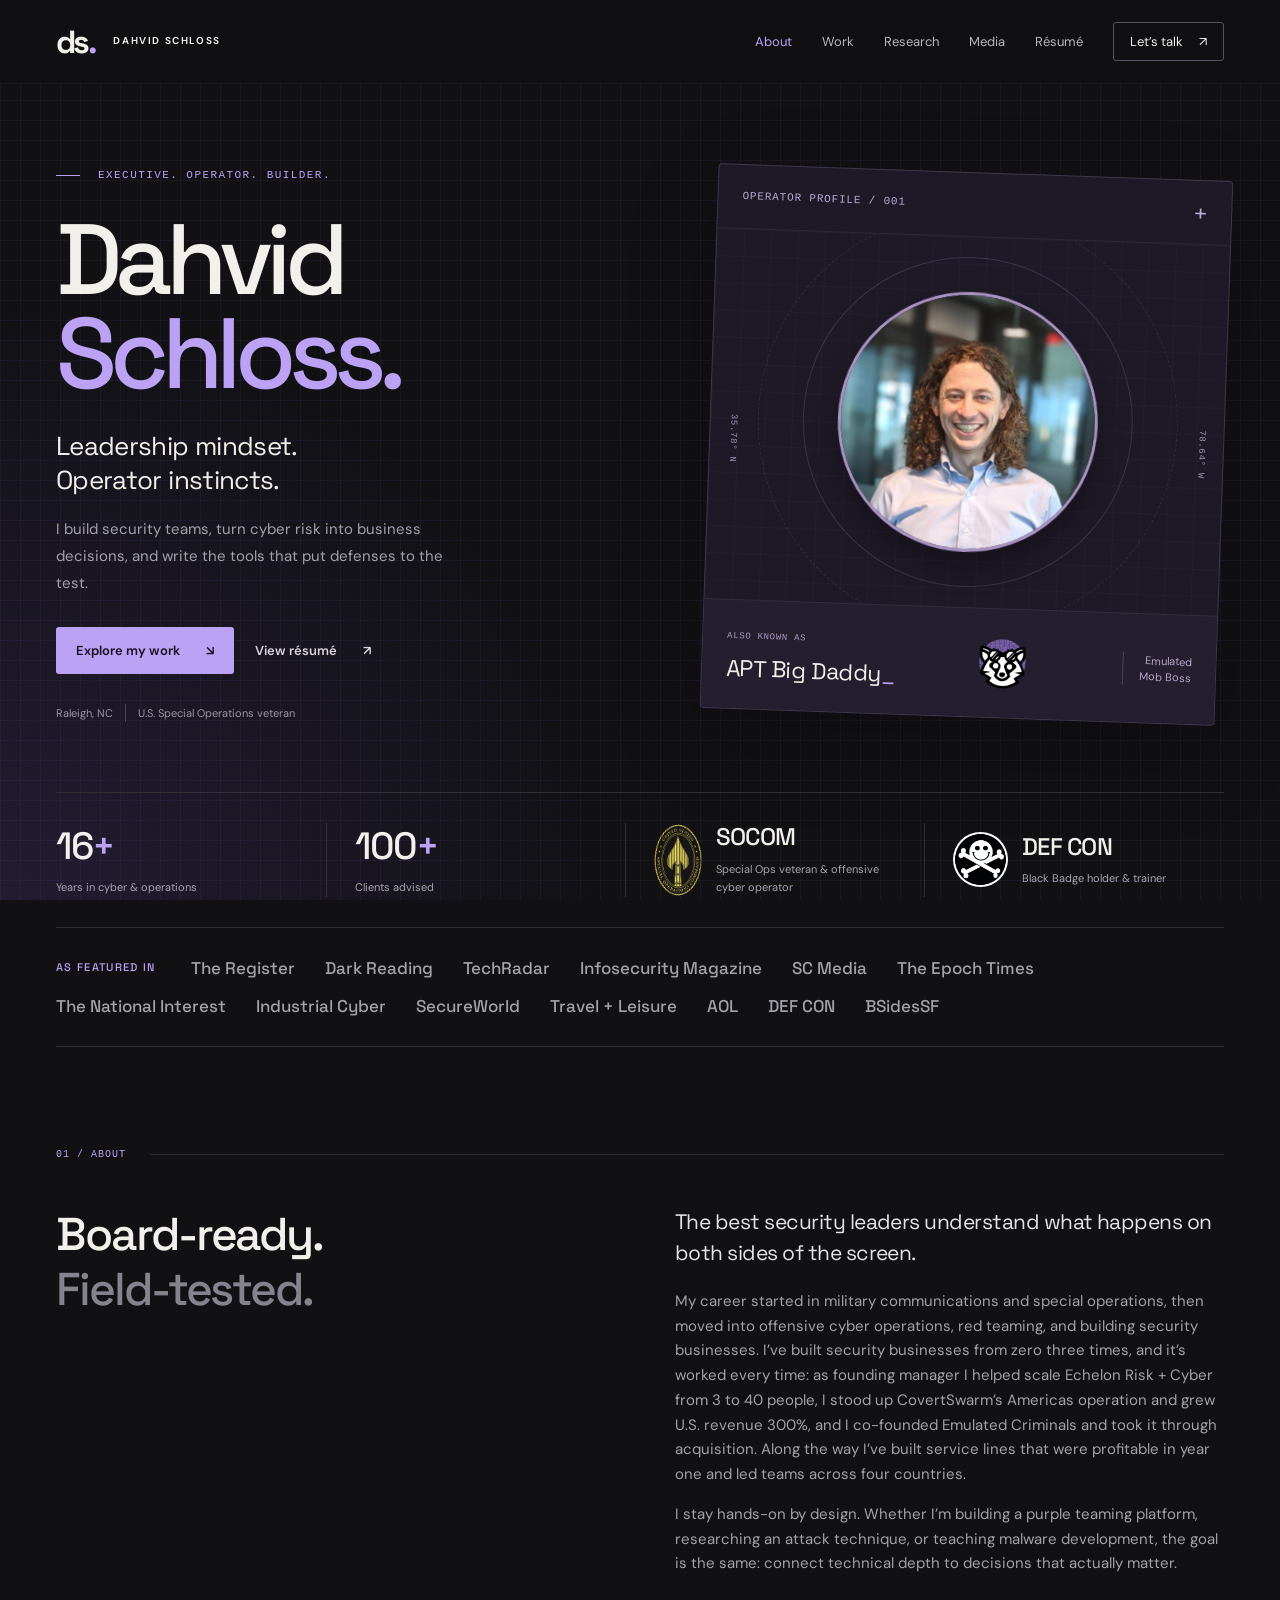
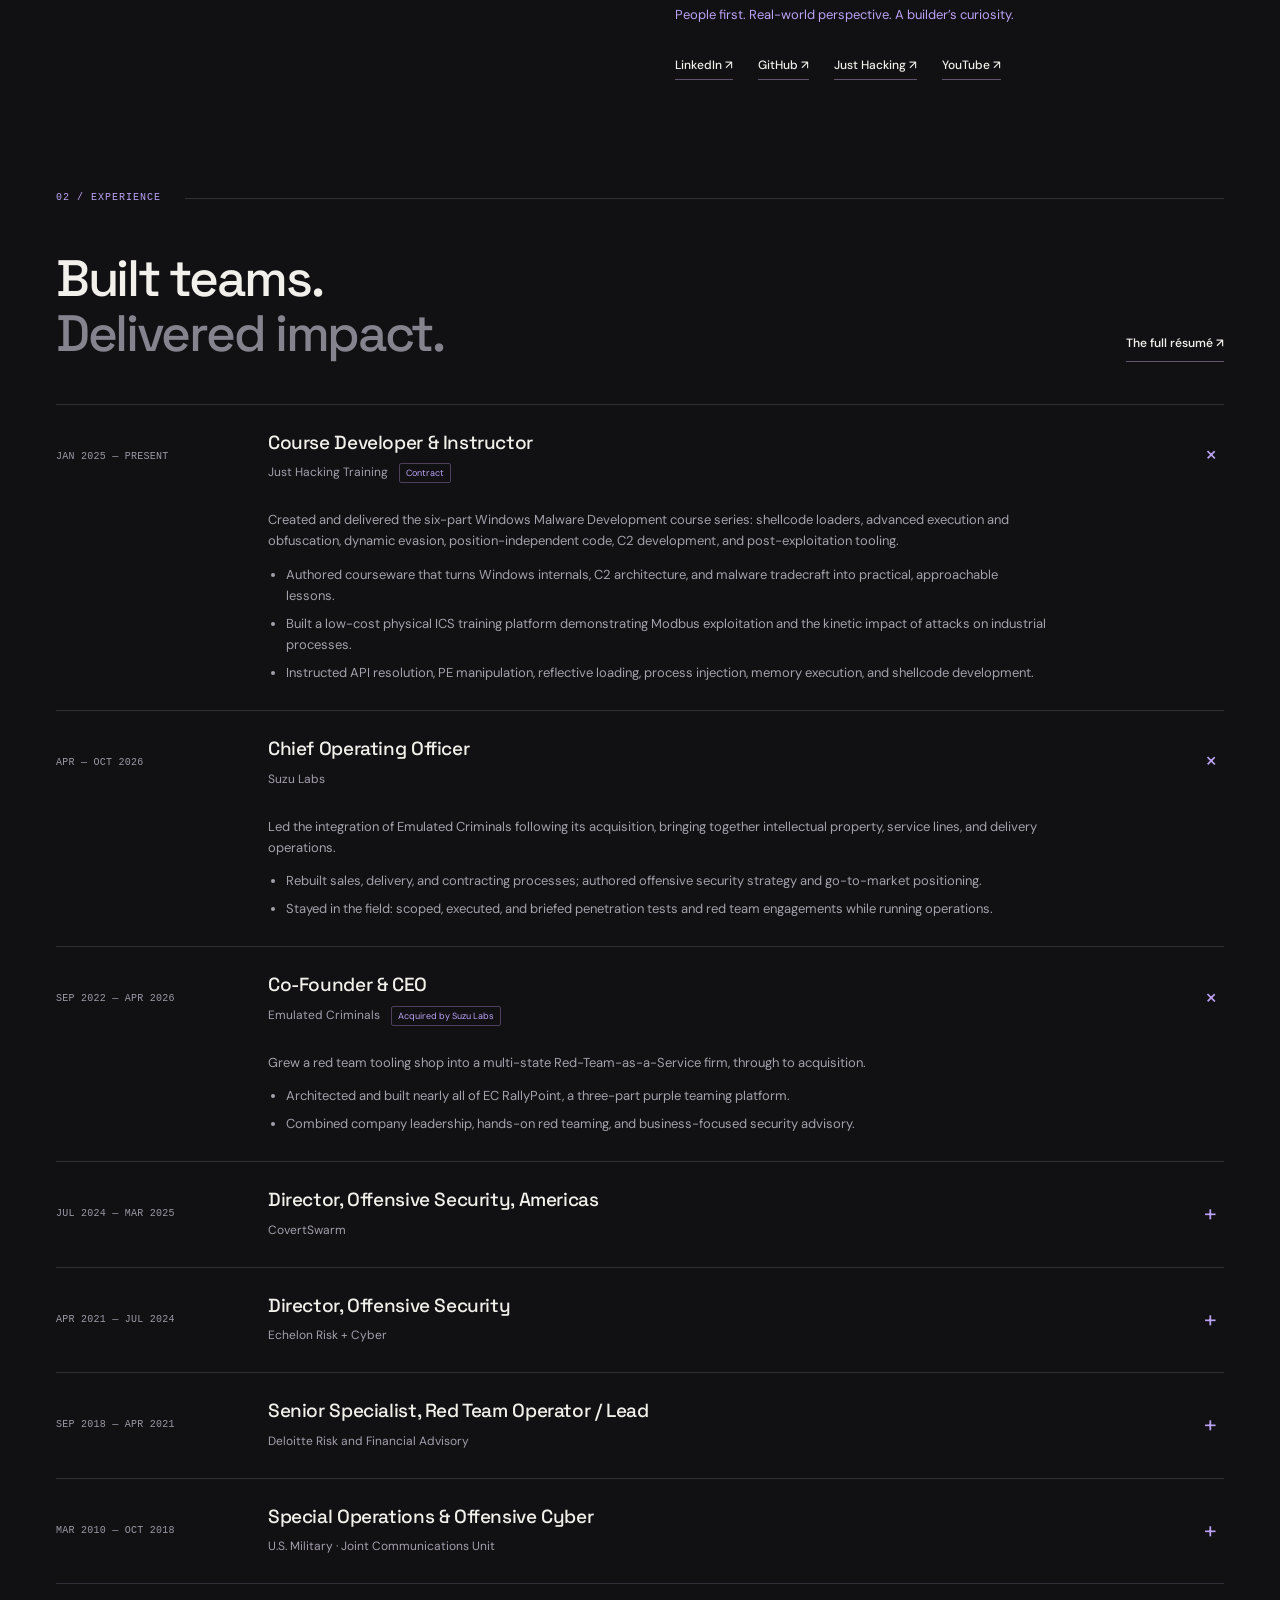
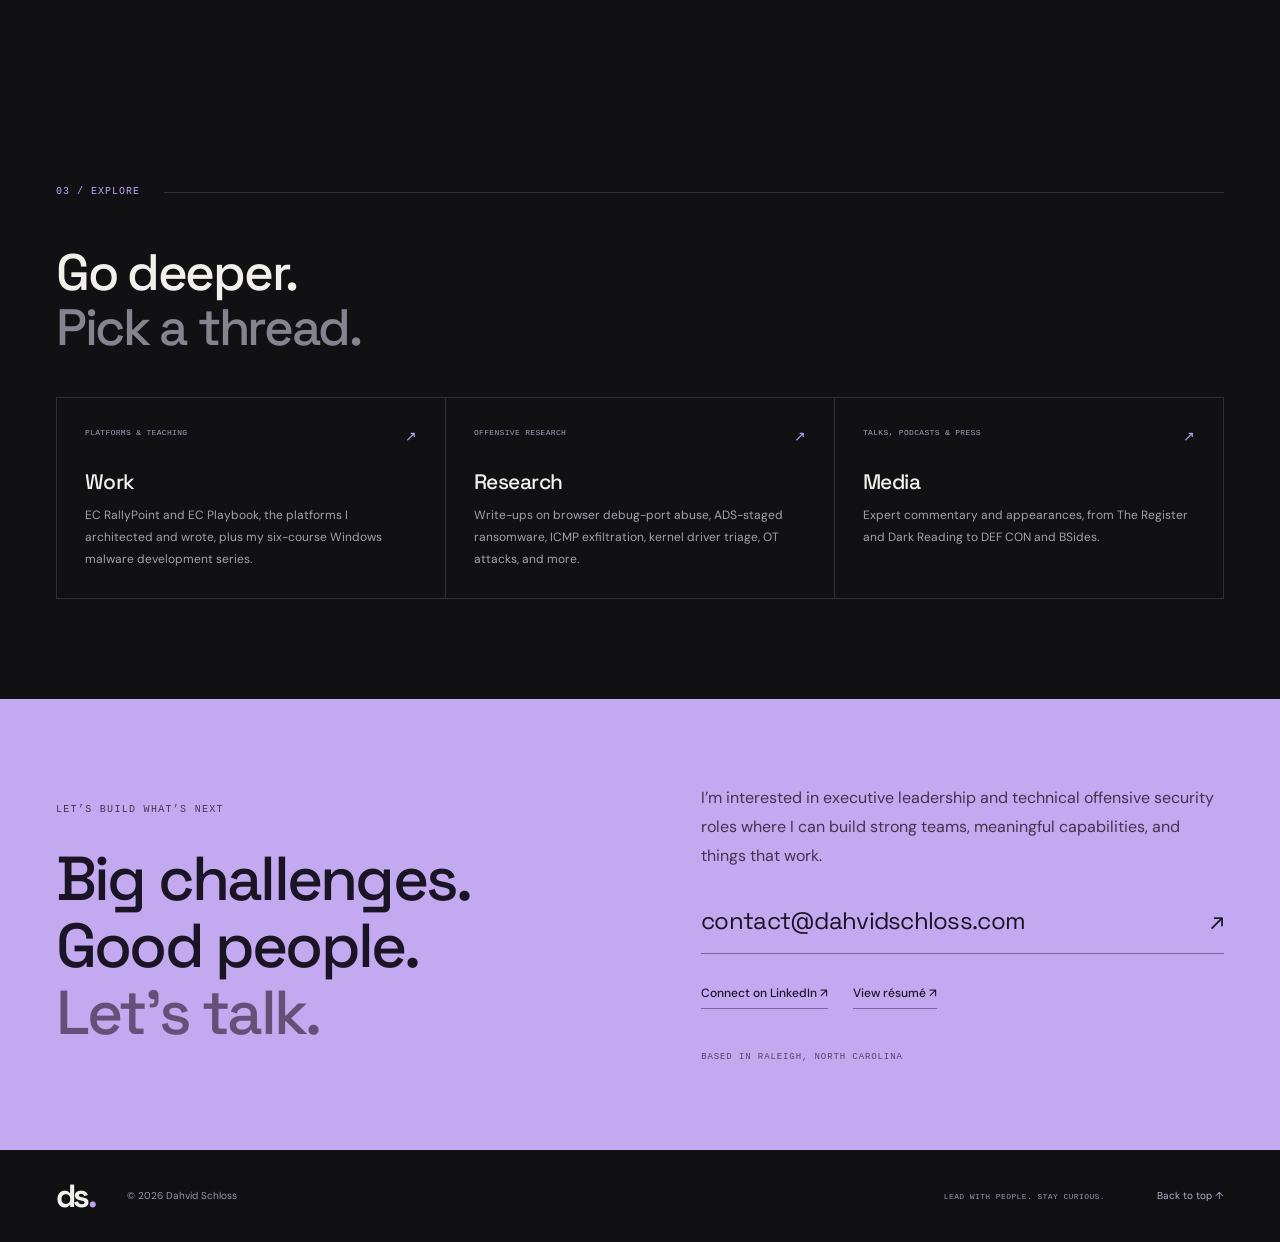
<file: index.html>
<!doctype html>
<html lang="en">
<head>
  <meta charset="utf-8">
  <meta name="viewport" content="width=device-width, initial-scale=1">
  <meta name="theme-color" content="#111114">
  <title>Dahvid Schloss | Cybersecurity Executive & Offensive Security Leader</title>
  <meta name="description" content="Dahvid Schloss: a leading offensive security voice quoted by The Register, Dark Reading, and TechRadar. Cybersecurity executive, red team operator, Special Ops veteran.">
  <meta name="author" content="Dahvid Schloss">
  <link rel="canonical" href="https://dahvidschloss.com/">
  <meta property="og:type" content="profile">
  <meta property="og:site_name" content="Dahvid Schloss">
  <meta property="og:title" content="Dahvid Schloss | Cybersecurity Executive & Offensive Security Leader">
  <meta property="og:description" content="Dahvid Schloss: a leading offensive security voice quoted by The Register, Dark Reading, and TechRadar. Cybersecurity executive, red team operator, Special Ops veteran.">
  <meta property="og:url" content="https://dahvidschloss.com/">
  <meta property="og:image" content="https://dahvidschloss.com/assets/og-card.png">
  <meta property="og:image:width" content="1200">
  <meta property="og:image:height" content="630">
  <meta property="og:image:alt" content="Dahvid Schloss: a leading voice in offensive security">
  <meta name="twitter:card" content="summary_large_image">
  <link rel="icon" href="assets/favicon.svg" type="image/svg+xml">
  <link rel="stylesheet" href="styles.css">
  <script src="script.js" defer></script>
  <script type="application/ld+json">{"@context": "https://schema.org", "@type": "Person", "@id": "https://dahvidschloss.com/#person", "name": "Dahvid Schloss", "url": "https://dahvidschloss.com/", "image": "https://dahvidschloss.com/assets/headshot.jpg", "jobTitle": "Cybersecurity Executive and Offensive Security Leader", "seeks": {"@type": "Demand", "description": "Executive leadership and technical offensive security roles; media, speaking, and advisory requests."}, "description": "A leading voice in offensive security and a frequent expert source for national media, including The Register, Dark Reading, TechRadar, and Infosecurity Magazine. Cybersecurity executive, red team operator, and former U.S. Special Operations offensive cyber operator with 16+ years building security programs and businesses. Co-founder of Emulated Criminals (acquired by Suzu Labs), DEF CON Black Badge holder, and one of DEF CON's first seven official trainers.", "address": {"@type": "PostalAddress", "addressLocality": "Raleigh", "addressRegion": "NC", "addressCountry": "US"}, "award": ["DEF CON Black Badge"], "hasCredential": [{"@type": "EducationalOccupationalCredential", "name": "Offensive Security Certified Professional (OSCP)"}, {"@type": "EducationalOccupationalCredential", "name": "CompTIA Security+"}], "knowsAbout": ["Offensive security", "Red teaming", "Purple teaming", "Penetration testing", "Malware development", "EDR evasion research", "Active Directory security", "Operational technology (OT) and ICS security", "Chromium DevTools Protocol abuse", "Security leadership", "vCISO advisory", "Building security services businesses"], "sameAs": ["https://www.linkedin.com/in/dahvidschloss/", "https://github.com/dahvidschloss", "https://www.justhacking.com/author/dahvid/", "https://www.youtube.com/@thecyberidiots", "https://sessionize.com/dahvid-schloss/"]}</script>
</head>
<body>
  <a class="skip-link" href="#main">Skip to content</a>
  <header class="site-header">
    <a class="wordmark" href="./" aria-label="Dahvid Schloss, home"><span class="monogram">ds<span>.</span></span><span class="wordmark-name">DAHVID SCHLOSS</span></a>
    <nav aria-label="Main navigation">
      <a href="index.html#about" aria-current="page">About</a><a href="work.html">Work</a><a href="research.html">Research</a><a href="media.html">Media</a><a href="resume.html">Résumé</a><a class="nav-contact" href="#contact">Let’s talk <span aria-hidden="true">↗</span></a>
    </nav>
  </header>

  <main id="main">
    <section class="hero wrap" aria-labelledby="hero-title">
      <div class="hero-copy">
        <p class="eyebrow"><span class="small-line"></span> EXECUTIVE. OPERATOR. BUILDER.</p>
        <h1 id="hero-title">Dahvid<br><span>Schloss.</span></h1>
        <p class="hero-statement">Leadership mindset.<br>Operator instincts.</p>
        <p class="hero-description">I build security teams, turn cyber risk into business decisions, and write the tools that put defenses to the test.</p>
        <div class="actions"><a class="button primary" href="work.html">Explore my work <span aria-hidden="true">↘</span></a><a class="button text-button" href="resume.html">View résumé <span aria-hidden="true">↗</span></a></div>
        <div class="hero-meta"><span>Raleigh, NC</span><span>U.S. Special Operations veteran</span></div>
      </div>
      <div class="identity-art" aria-label="APT Big Daddy, the builder behind Emulated Criminals">
        <div class="art-top"><span class="mono">OPERATOR PROFILE / 001</span><span class="crosshair" aria-hidden="true">+</span></div>
        <div class="mascot-stage"><div class="orbit orbit-one"></div><div class="orbit orbit-two"></div><img class="portrait" src="assets/headshot.jpg" width="642" height="642" alt="Dahvid Schloss" fetchpriority="high"><span class="art-coordinate coordinate-left" aria-hidden="true">35.78° N</span><span class="art-coordinate coordinate-right" aria-hidden="true">78.64° W</span></div>
        <div class="art-bottom"><div><span class="mono">ALSO KNOWN AS</span><p>APT Big Daddy<span class="purple">_</span></p></div><img class="alias-clyde" src="assets/clyde.png" width="999" height="1070" alt="Clyde, the Emulated Criminals raccoon"><span class="identity-label">Emulated<br>Mob Boss</span></div>
      </div>
    </section>

    <div class="proof-strip wrap" aria-label="Career highlights">
      <div><strong>16<span>+</span></strong><span>Years in cyber &amp; operations</span></div>
      <div><strong>100<span>+</span></strong><span>Clients advised</span></div>
      <div class="badge-proof"><span class="badge-icon" aria-hidden="true"><img class="emblem-oval" src="assets/socom.png" width="135" height="160" alt=""></span><div><strong>SOCOM</strong><span>Special Ops veteran &amp; offensive cyber operator</span></div></div>
      <div class="badge-proof"><span class="badge-icon" aria-hidden="true"><img src="assets/defcon.png" width="200" height="200" alt=""></span><div><strong>DEF CON</strong><span>Black Badge holder &amp; trainer</span></div></div>
    </div>

    <a class="featured-in wrap" href="media.html" aria-label="As featured in — see all media appearances"><span>As featured in</span><b>The Register</b><b>Dark Reading</b><b>TechRadar</b><b>Infosecurity Magazine</b><b>SC Media</b><b>The Epoch Times</b><b>The National Interest</b><b>Industrial Cyber</b><b>SecureWorld</b><b>Travel + Leisure</b><b>AOL</b><b>DEF CON</b><b>BSidesSF</b></a>

    <section id="about" class="section wrap about-section">
      <div class="section-label"><span>01 / ABOUT</span><span class="section-rule"></span></div>
      <div class="about-grid"><h2>Board-ready.<br><span class="muted">Field-tested.</span></h2><div class="about-copy"><p class="lead">The best security leaders understand what happens on both sides of the screen.</p><p>My career started in military communications and special operations, then moved into offensive cyber operations, red teaming, and building security businesses. I’ve built security businesses from zero three times, and it’s worked every time: as founding manager I helped scale Echelon Risk + Cyber from 3 to 40 people, I stood up CovertSwarm’s Americas operation and grew U.S. revenue 300%, and I co-founded Emulated Criminals and took it through acquisition. Along the way I’ve built service lines that were profitable in year one and led teams across four countries.</p><p>I stay hands-on by design. Whether I’m building a purple teaming platform, researching an attack technique, or teaching malware development, the goal is the same: connect technical depth to decisions that actually matter.</p><p class="personal-note">People first. Real-world perspective. A builder’s curiosity.</p><div class="text-links"><a href="https://www.linkedin.com/in/dahvidschloss/" target="_blank" rel="noopener noreferrer">LinkedIn ↗</a><a href="https://github.com/dahvidschloss" target="_blank" rel="noopener noreferrer">GitHub ↗</a><a href="https://www.justhacking.com/author/dahvid/" target="_blank" rel="noopener noreferrer">Just Hacking ↗</a><a href="https://www.youtube.com/@thecyberidiots" target="_blank" rel="noopener noreferrer">YouTube ↗</a></div></div></div>
    </section>

    <section id="experience" class="section wrap">
      <div class="section-label"><span>02 / EXPERIENCE</span><span class="section-rule"></span></div>
      <div class="section-heading"><h2>Built teams.<br><span class="muted">Delivered impact.</span></h2><a class="subtle-link" href="resume.html">The full résumé <span aria-hidden="true">↗</span></a></div>
      <div class="timeline">
        <details class="role" open><summary><span class="role-date">JAN 2025 — PRESENT</span><span class="role-title"><strong>Course Developer &amp; Instructor</strong><span>Just Hacking Training <span class="role-tag">Contract</span></span></span><span class="role-marker" aria-hidden="true">+</span></summary><div class="role-body"><p>Created and delivered the six-part Windows Malware Development course series: shellcode loaders, advanced execution and obfuscation, dynamic evasion, position-independent code, C2 development, and post-exploitation tooling.</p><ul><li>Authored courseware that turns Windows internals, C2 architecture, and malware tradecraft into practical, approachable lessons.</li><li>Built a low-cost physical ICS training platform demonstrating Modbus exploitation and the kinetic impact of attacks on industrial processes.</li><li>Instructed API resolution, PE manipulation, reflective loading, process injection, memory execution, and shellcode development.</li></ul></div></details>
        <details class="role" open><summary><span class="role-date">APR — OCT 2026</span><span class="role-title"><strong>Chief Operating Officer</strong><span>Suzu Labs</span></span><span class="role-marker" aria-hidden="true">+</span></summary><div class="role-body"><p>Led the integration of Emulated Criminals following its acquisition, bringing together intellectual property, service lines, and delivery operations.</p><ul><li>Rebuilt sales, delivery, and contracting processes; authored offensive security strategy and go-to-market positioning.</li><li>Stayed in the field: scoped, executed, and briefed penetration tests and red team engagements while running operations.</li></ul></div></details>
        <details class="role" open><summary><span class="role-date">SEP 2022 — APR 2026</span><span class="role-title"><strong>Co-Founder &amp; CEO</strong><span>Emulated Criminals <span class="role-tag">Acquired by Suzu Labs</span></span></span><span class="role-marker" aria-hidden="true">+</span></summary><div class="role-body"><p>Grew a red team tooling shop into a multi-state Red-Team-as-a-Service firm, through to acquisition.</p><ul><li>Architected and built nearly all of EC RallyPoint, a three-part purple teaming platform.</li><li>Combined company leadership, hands-on red teaming, and business-focused security advisory.</li></ul></div></details>
        <details class="role"><summary><span class="role-date">JUL 2024 — MAR 2025</span><span class="role-title"><strong>Director, Offensive Security, Americas</strong><span>CovertSwarm</span></span><span class="role-marker" aria-hidden="true">+</span></summary><div class="role-body"><p>Established the Americas operation for a UK-based security firm, helping grow U.S. revenue by 300%.</p><ul><li>Closed subscription services with 10 new clients and led sales and delivery across four countries.</li><li>Connected the UK executive team with Americas strategy, compliance, and delivery.</li></ul></div></details>
        <details class="role"><summary><span class="role-date">APR 2021 — JUL 2024</span><span class="role-title"><strong>Director, Offensive Security</strong><span>Echelon Risk + Cyber</span></span><span class="role-marker" aria-hidden="true">+</span></summary><div class="role-body"><p>Founding manager who helped scale the firm from 3 to 40 employees in under two years.</p><ul><li>Built an offensive security service that became profitable in its first year and achieved 165% year-over-year gross revenue growth.</li><li>Advised 100+ clients, from startups to the Fortune 500, and directed offensive security research and delivery.</li><li>Created and taught a 48-hour malware development curriculum in C++ and Python.</li></ul></div></details>
        <details class="role"><summary><span class="role-date">SEP 2018 — APR 2021</span><span class="role-title"><strong>Senior Specialist, Red Team Operator / Lead</strong><span>Deloitte Risk and Financial Advisory</span></span><span class="role-marker" aria-hidden="true">+</span></summary><div class="role-body"><p>Technical manager for an eight-person team delivering managed penetration testing, red teaming, and purple teaming.</p><ul><li>Led global risk-reduction initiatives and round-the-clock support for a national client.</li><li>Directed RiskIQ automation that reduced a recurring workflow from 120 person-hours a week to five minutes.</li></ul></div></details>
        <details class="role"><summary><span class="role-date">MAR 2010 — OCT 2018</span><span class="role-title"><strong>Special Operations &amp; Offensive Cyber</strong><span>U.S. Military · Joint Communications Unit</span></span><span class="role-marker" aria-hidden="true">+</span></summary><div class="role-body"><p>Progressed from enterprise systems administration to special operations communications and offensive cyber research.</p><ul><li>Information Operations Security Researcher, Joint Communications Unit (2016–2018).</li><li>Special Operations Communicator, Joint Communications Unit (2013–2016).</li><li>Enterprise System Administrator, U.S. Air Force (2010–2013): secured a $650M network spanning 13 time zones and 10 bases.</li></ul></div></details>
      </div>
    </section>

    <section id="explore" class="section wrap">
      <div class="section-label"><span>03 / EXPLORE</span><span class="section-rule"></span></div>
      <div class="section-heading"><h2>Go deeper.<br><span class="muted">Pick a thread.</span></h2></div>
      <div class="research-grid">
        <a class="research-item" href="work.html"><span class="mono">PLATFORMS &amp; TEACHING <span aria-hidden="true">↗</span></span><h4>Work</h4><p>EC RallyPoint and EC Playbook, the platforms I architected and wrote, plus my six-course Windows malware development series.</p></a>
        <a class="research-item" href="research.html"><span class="mono">OFFENSIVE RESEARCH <span aria-hidden="true">↗</span></span><h4>Research</h4><p>Write-ups on browser debug-port abuse, ADS-staged ransomware, ICMP exfiltration, kernel driver triage, OT attacks, and more.</p></a>
        <a class="research-item" href="media.html"><span class="mono">TALKS, PODCASTS &amp; PRESS <span aria-hidden="true">↗</span></span><h4>Media</h4><p>Expert commentary and appearances, from The Register and Dark Reading to DEF CON and BSides.</p></a>
      </div>
    </section>

    <section id="contact" class="contact-section"><div class="wrap contact-grid"><div><p class="eyebrow">LET’S BUILD WHAT’S NEXT</p><h2>Big challenges.<br>Good people.<br><span>Let’s talk.</span></h2></div><div class="contact-copy"><p>I’m interested in executive leadership and technical offensive security roles where I can build strong teams, meaningful capabilities, and things that work.</p><a class="contact-email" href="mailto:contact@dahvidschloss.com">contact@dahvidschloss.com <span aria-hidden="true">↗</span></a><div class="text-links"><a href="https://www.linkedin.com/in/dahvidschloss/" target="_blank" rel="noopener noreferrer">Connect on LinkedIn ↗</a><a href="resume.html">View résumé ↗</a></div><p class="location mono">BASED IN RALEIGH, NORTH CAROLINA</p></div></div></section>
  </main>
  <footer class="wrap"><a class="monogram" href="#" aria-label="Back to top">ds<span>.</span></a><p>© 2026 Dahvid Schloss</p><span class="mono">LEAD WITH PEOPLE. STAY CURIOUS.</span><a class="back-to-top" href="#">Back to top ↑</a></footer>
</body>
</html>
</file>
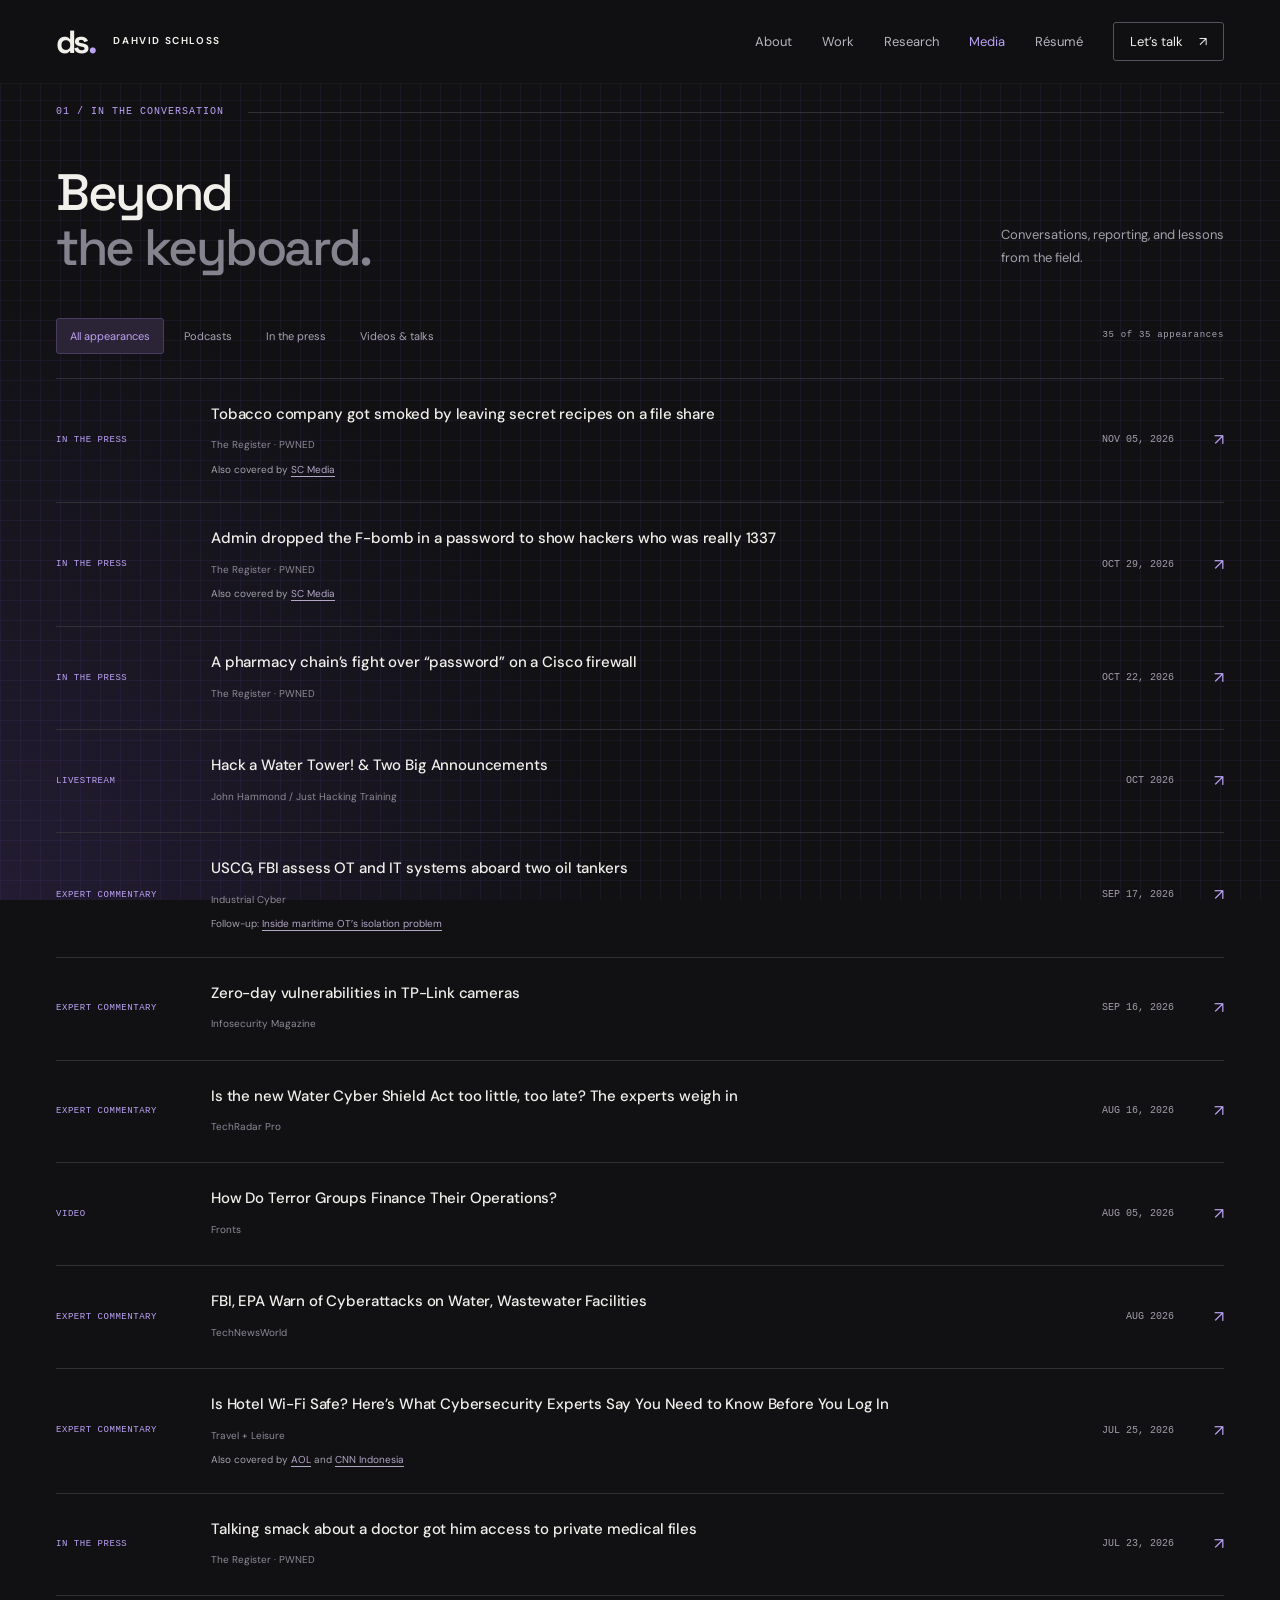
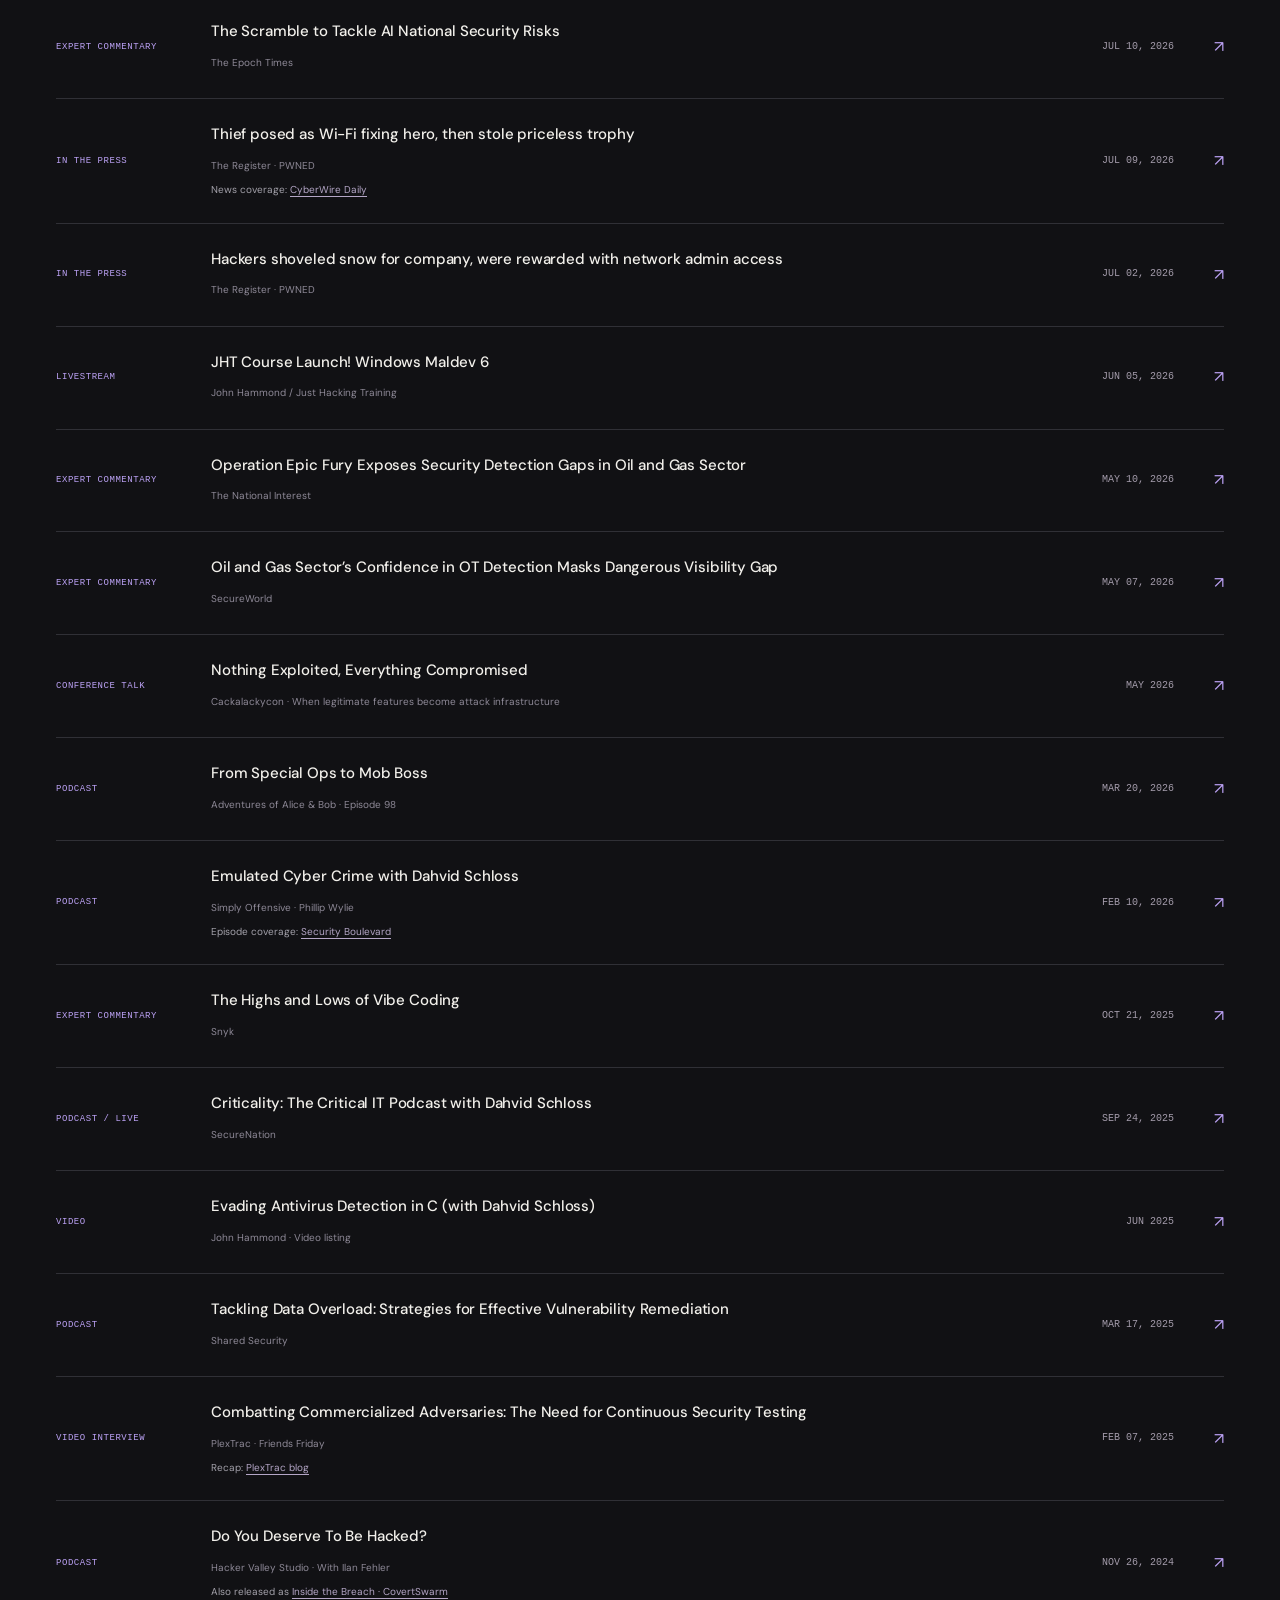
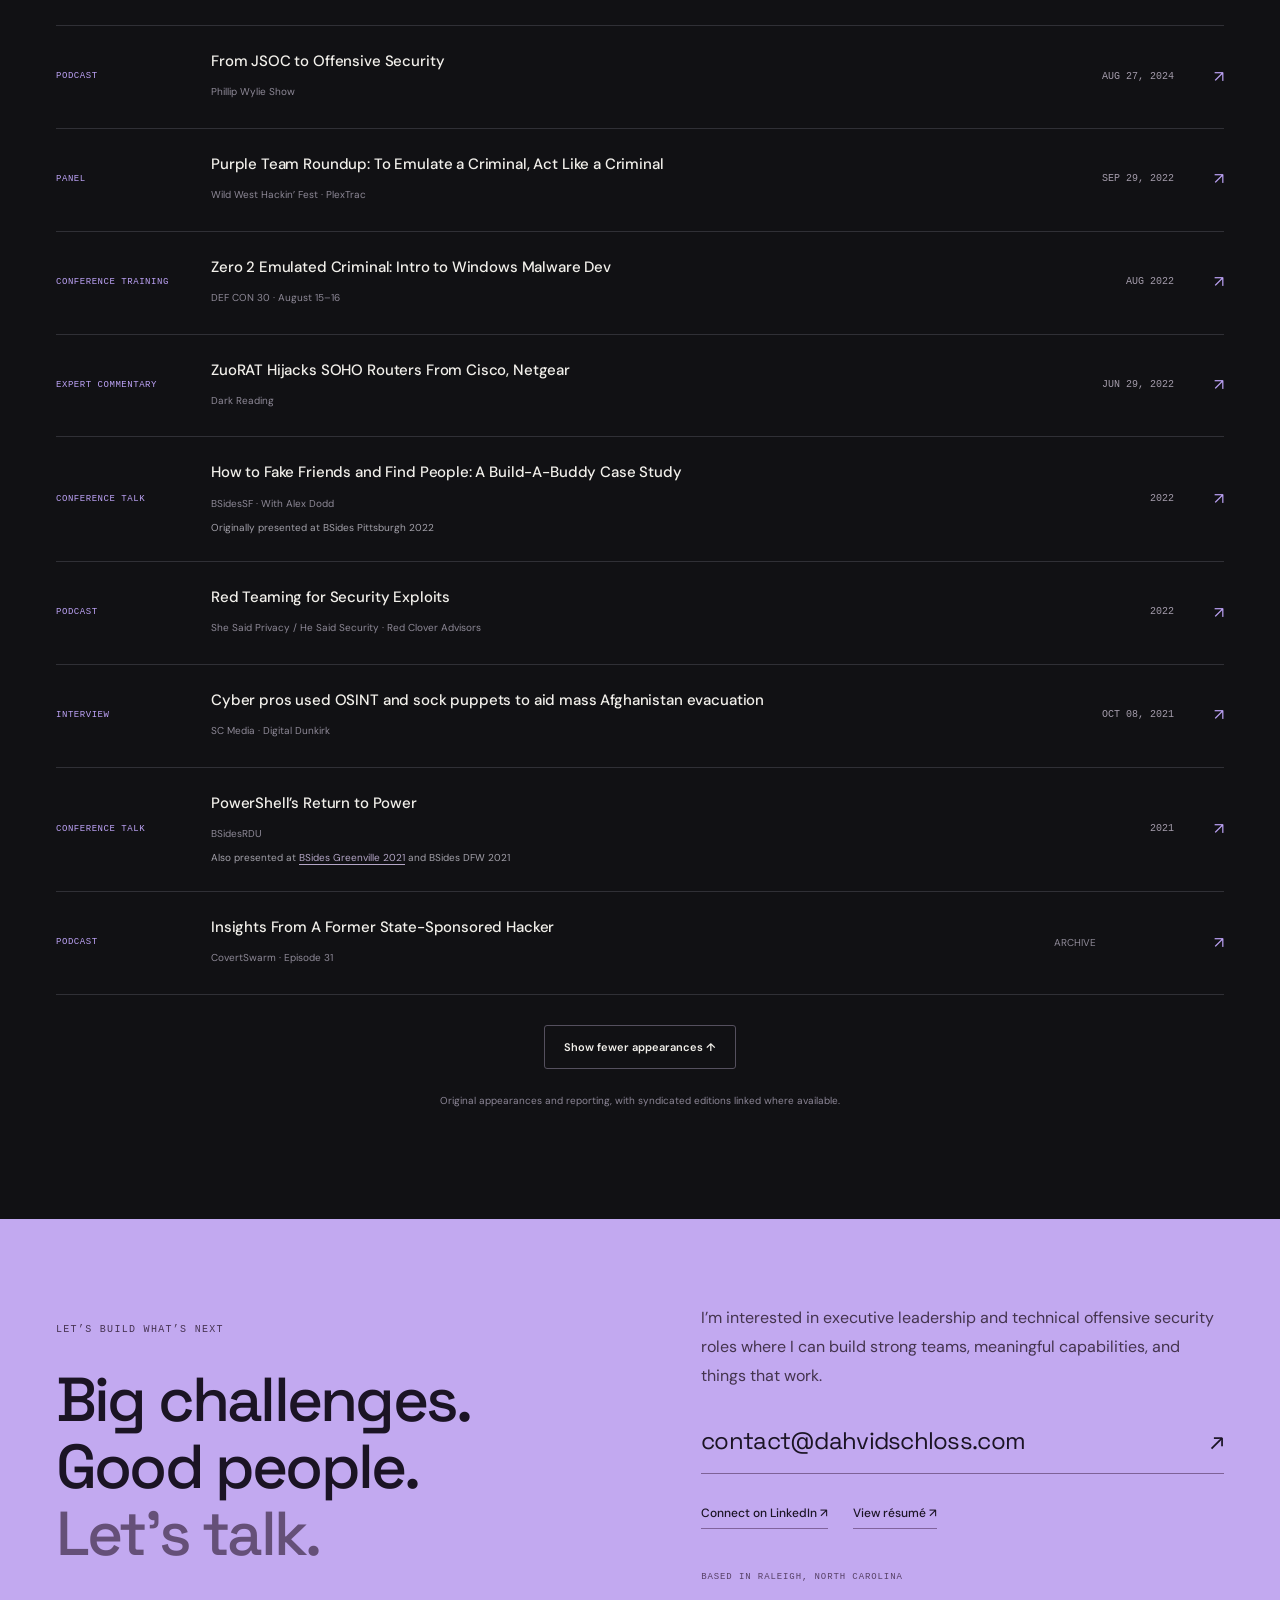
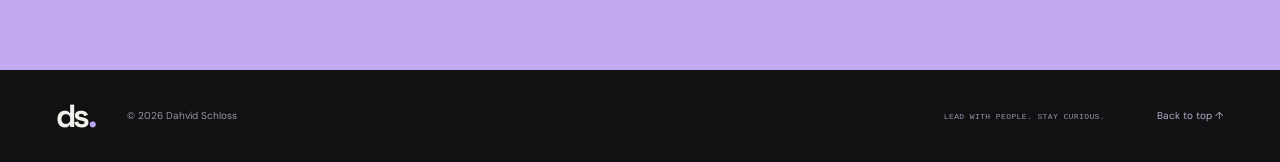
<file: media.html>
<!doctype html>
<html lang="en">
<head>
  <meta charset="utf-8">
  <meta name="viewport" content="width=device-width, initial-scale=1">
  <meta name="theme-color" content="#111114">
  <title>Media, Talks & Press | Dahvid Schloss</title>
  <meta name="description" content="Talks, podcasts, and press featuring Dahvid Schloss, with expert commentary in The Register, Dark Reading, TechRadar, and more, plus DEF CON and BSides.">
  <meta name="author" content="Dahvid Schloss">
  <link rel="canonical" href="https://dahvidschloss.com/media.html">
  <meta property="og:type" content="website">
  <meta property="og:site_name" content="Dahvid Schloss">
  <meta property="og:title" content="Media, Talks & Press | Dahvid Schloss">
  <meta property="og:description" content="Talks, podcasts, and press featuring Dahvid Schloss, with expert commentary in The Register, Dark Reading, TechRadar, and more, plus DEF CON and BSides.">
  <meta property="og:url" content="https://dahvidschloss.com/media.html">
  <meta property="og:image" content="https://dahvidschloss.com/assets/og-card.png">
  <meta property="og:image:width" content="1200">
  <meta property="og:image:height" content="630">
  <meta property="og:image:alt" content="Dahvid Schloss: a leading voice in offensive security">
  <meta name="twitter:card" content="summary_large_image">
  <link rel="icon" href="assets/favicon.svg" type="image/svg+xml">
  <link rel="stylesheet" href="styles.css">
  <script src="script.js" defer></script>
  <script type="application/ld+json">{"@context": "https://schema.org", "@type": "WebPage", "url": "https://dahvidschloss.com/media.html", "name": "Media appearances of Dahvid Schloss", "description": "Talks, podcasts, and press featuring Dahvid Schloss.", "about": {"@id": "https://dahvidschloss.com/#person"}, "author": {"@id": "https://dahvidschloss.com/#person"}}</script>
</head>
<body>
  <a class="skip-link" href="#main">Skip to content</a>
  <header class="site-header">
    <a class="wordmark" href="./" aria-label="Dahvid Schloss, home"><span class="monogram">ds<span>.</span></span><span class="wordmark-name">DAHVID SCHLOSS</span></a>
    <nav aria-label="Main navigation">
      <a href="index.html#about">About</a><a href="work.html">Work</a><a href="research.html">Research</a><a href="media.html" aria-current="page">Media</a><a href="resume.html">Résumé</a><a class="nav-contact" href="#contact">Let’s talk <span aria-hidden="true">↗</span></a>
    </nav>
  </header>

  <main id="main">
    <section id="media" class="section wrap media-section">
      <div class="section-label"><span>01 / IN THE CONVERSATION</span><span class="section-rule"></span></div><div class="section-heading"><h1 class="page-title">Beyond<br><span class="muted">the keyboard.</span></h1><p>Conversations, reporting, and lessons<br>from the field.</p></div>
      <div class="media-toolbar" hidden><div class="filters" role="group" aria-label="Filter media appearances"><button class="active" type="button" data-filter="all" aria-pressed="true">All appearances</button><button type="button" data-filter="podcast" aria-pressed="false">Podcasts</button><button type="button" data-filter="press" aria-pressed="false">In the press</button><button type="button" data-filter="video" aria-pressed="false">Videos &amp; talks</button></div><span class="mono" id="media-count" aria-live="polite"></span></div>
      <div class="media-list" id="media-list">
        <article class="media-item" data-kind="press"><span class="media-type">In the press</span><div class="media-content"><h3><a href="https://www.theregister.com/security/2026/11/05/tobacco-company-got-smoked-by-leaving-secret-recipes-on-a-file-share/5307704" target="_blank" rel="noopener noreferrer">Tobacco company got smoked by leaving secret recipes on a file share</a></h3><span class="media-publisher">The Register · PWNED</span><p class="media-syndication">Also covered by <a href="https://www.scworld.com/brief/security-researcher-uncovers-exposed-trade-secrets-at-tobacco-company" target="_blank" rel="noopener noreferrer">SC Media</a></p></div><time datetime="2026-11-05">NOV 05, 2026</time><span class="media-arrow" aria-hidden="true">↗</span></article>
        <article class="media-item" data-kind="press"><span class="media-type">In the press</span><div class="media-content"><h3><a href="https://www.theregister.com/security/2026/10/29/admin-dropped-the-f-bomb-in-a-password-to-show-hackers-who-was-really-1337/5306139" target="_blank" rel="noopener noreferrer">Admin dropped the F-bomb in a password to show hackers who was really 1337</a></h3><span class="media-publisher">The Register · PWNED</span><p class="media-syndication">Also covered by <a href="https://www.scworld.com/brief/security-researcher-gains-network-access-via-legacy-server-vulnerability" target="_blank" rel="noopener noreferrer">SC Media</a></p></div><time datetime="2026-10-29">OCT 29, 2026</time><span class="media-arrow" aria-hidden="true">↗</span></article>
        <article class="media-item" data-kind="press"><span class="media-type">In the press</span><div class="media-content"><h3><a href="https://www.theregister.com/security/2026/10/22/it-department-and-auditors-at-major-pharmacy-chain-got-into-a-rip-roaring-fight-about-using-password-on-cisco-firewall/5304592" target="_blank" rel="noopener noreferrer">A pharmacy chain’s fight over “password” on a Cisco firewall</a></h3><span class="media-publisher">The Register · PWNED</span></div><time datetime="2026-10-22">OCT 22, 2026</time><span class="media-arrow" aria-hidden="true">↗</span></article>
        <article class="media-item" data-kind="video"><span class="media-type">Livestream</span><div class="media-content"><h3><a href="https://www.youtube.com/watch?v=o8LWS7XiW84" target="_blank" rel="noopener noreferrer">Hack a Water Tower! &amp; Two Big Announcements</a></h3><span class="media-publisher">John Hammond / Just Hacking Training</span></div><time datetime="2026-10">OCT 2026</time><span class="media-arrow" aria-hidden="true">↗</span></article>
        <article class="media-item" data-kind="press"><span class="media-type">Expert commentary</span><div class="media-content"><h3><a href="https://industrialcyber.co/industrial-cyber-attacks/uscg-fbi-assess-ot-and-it-systems-aboard-two-oil-tankers-following-suspected-foreign-cyberattacks/" target="_blank" rel="noopener noreferrer">USCG, FBI assess OT and IT systems aboard two oil tankers</a></h3><span class="media-publisher">Industrial Cyber</span><p class="media-syndication">Follow-up: <a href="https://industrialcyber.co/expert/inside-maritime-ots-isolation-problem-tanker-cyber-incidents-an-ai-test-breakout-and-apt36s-usb-route-to-air-gapped-networks/" target="_blank" rel="noopener noreferrer">Inside maritime OT’s isolation problem</a></p></div><time datetime="2026-09-17">SEP 17, 2026</time><span class="media-arrow" aria-hidden="true">↗</span></article>
        <article class="media-item" data-kind="press"><span class="media-type">Expert commentary</span><div class="media-content"><h3><a href="https://www.infosecurity-magazine.com/news/zeroday-tplink-cameras/" target="_blank" rel="noopener noreferrer">Zero-day vulnerabilities in TP-Link cameras</a></h3><span class="media-publisher">Infosecurity Magazine</span></div><time datetime="2026-09-16">SEP 16, 2026</time><span class="media-arrow" aria-hidden="true">↗</span></article>
        <article class="media-item" data-kind="press"><span class="media-type">Expert commentary</span><div class="media-content"><h3><a href="https://www.techradar.com/pro/security/is-the-new-water-cyber-shield-act-too-little-too-late-and-can-a-cyber-group-do-it-better-the-experts-weigh-in" target="_blank" rel="noopener noreferrer">Is the new Water Cyber Shield Act too little, too late? The experts weigh in</a></h3><span class="media-publisher">TechRadar Pro</span></div><time datetime="2026-08-16">AUG 16, 2026</time><span class="media-arrow" aria-hidden="true">↗</span></article>
        <article class="media-item" data-kind="video"><span class="media-type">Video</span><div class="media-content"><h3><a href="https://fronts.co/videos/how-do-terror-groups-finance-their-operations/" target="_blank" rel="noopener noreferrer">How Do Terror Groups Finance Their Operations?</a></h3><span class="media-publisher">Fronts</span></div><time datetime="2026-08-05">AUG 05, 2026</time><span class="media-arrow" aria-hidden="true">↗</span></article>
        <article class="media-item" data-kind="press"><span class="media-type">Expert commentary</span><div class="media-content"><h3><a href="https://www.technewsworld.com/story/fbi-epa-warn-of-cyberattacks-on-water-wastewater-facilities-180477.html" target="_blank" rel="noopener noreferrer">FBI, EPA Warn of Cyberattacks on Water, Wastewater Facilities</a></h3><span class="media-publisher">TechNewsWorld</span></div><time datetime="2026-08">AUG 2026</time><span class="media-arrow" aria-hidden="true">↗</span></article>
        <article class="media-item" data-kind="press"><span class="media-type">Expert commentary</span><div class="media-content"><h3><a href="https://www.travelandleisure.com/is-hotel-wi-fi-dangerous-12026356" target="_blank" rel="noopener noreferrer">Is Hotel Wi-Fi Safe? Here’s What Cybersecurity Experts Say You Need to Know Before You Log In</a></h3><span class="media-publisher">Travel + Leisure</span><p class="media-syndication">Also covered by <a href="https://www.aol.ca/articles/hotel-wi-fi-safe-cybersecurity-101500000.html" target="_blank" rel="noopener noreferrer">AOL</a> and <a href="https://www.cnnindonesia.com/gaya-hidup/20261109152612-269-1425017/amankah-pakai-wi-fi-hotel-waspada-jaringan-palsu-bisa-intai-tamu" target="_blank" rel="noopener noreferrer">CNN Indonesia</a></p></div><time datetime="2026-07-25">JUL 25, 2026</time><span class="media-arrow" aria-hidden="true">↗</span></article>
        <article class="media-item" data-kind="press"><span class="media-type">In the press</span><div class="media-content"><h3><a href="https://www.theregister.com/security/2026/07/23/talking-smack-about-a-doctor-got-him-access-to-private-medical-files/5276604" target="_blank" rel="noopener noreferrer">Talking smack about a doctor got him access to private medical files</a></h3><span class="media-publisher">The Register · PWNED</span></div><time datetime="2026-07-23">JUL 23, 2026</time><span class="media-arrow" aria-hidden="true">↗</span></article>
        <article class="media-item" data-kind="press"><span class="media-type">Expert commentary</span><div class="media-content"><h3><a href="https://www.theepochtimes.com/article/the-scramble-to-tackle-ai-national-security-risks-6054286" target="_blank" rel="noopener noreferrer">The Scramble to Tackle AI National Security Risks</a></h3><span class="media-publisher">The Epoch Times</span></div><time datetime="2026-07-10">JUL 10, 2026</time><span class="media-arrow" aria-hidden="true">↗</span></article>
        <article class="media-item" data-kind="press"><span class="media-type">In the press</span><div class="media-content"><h3><a href="https://www.theregister.com/security/2026/07/09/thief-posed-as-wi-fi-fixing-hero-then-stole-priceless-trophy/5268750" target="_blank" rel="noopener noreferrer">Thief posed as Wi-Fi fixing hero, then stole priceless trophy</a></h3><span class="media-publisher">The Register · PWNED</span><p class="media-syndication">News coverage: <a href="https://thecyberwire.com/podcasts/daily-podcast/2590/transcript" target="_blank" rel="noopener noreferrer">CyberWire Daily</a></p></div><time datetime="2026-07-09">JUL 09, 2026</time><span class="media-arrow" aria-hidden="true">↗</span></article>
        <article class="media-item" data-kind="press"><span class="media-type">In the press</span><div class="media-content"><h3><a href="https://www.theregister.com/security/2026/07/02/hackers-shoveled-snow-for-company-were-rewarded-with-network-admin-access/5265240" target="_blank" rel="noopener noreferrer">Hackers shoveled snow for company, were rewarded with network admin access</a></h3><span class="media-publisher">The Register · PWNED</span></div><time datetime="2026-07-02">JUL 02, 2026</time><span class="media-arrow" aria-hidden="true">↗</span></article>
        <article class="media-item" data-kind="video"><span class="media-type">Livestream</span><div class="media-content"><h3><a href="https://www.youtube.com/watch?v=a8stY1VjhXw" target="_blank" rel="noopener noreferrer">JHT Course Launch! Windows Maldev 6</a></h3><span class="media-publisher">John Hammond / Just Hacking Training</span></div><time datetime="2026-06-05">JUN 05, 2026</time><span class="media-arrow" aria-hidden="true">↗</span></article>
        <article class="media-item" data-kind="press"><span class="media-type">Expert commentary</span><div class="media-content"><h3><a href="https://nationalinterest.org/blog/buzz/operation-epic-fury-exposes-security-detection-gaps-oil-gas-sector-ps-051026" target="_blank" rel="noopener noreferrer">Operation Epic Fury Exposes Security Detection Gaps in Oil and Gas Sector</a></h3><span class="media-publisher">The National Interest</span></div><time datetime="2026-05-10">MAY 10, 2026</time><span class="media-arrow" aria-hidden="true">↗</span></article>
        <article class="media-item" data-kind="press"><span class="media-type">Expert commentary</span><div class="media-content"><h3><a href="https://www.secureworld.io/industry-news/oil-gas-ot-detection-visibility-gap" target="_blank" rel="noopener noreferrer">Oil and Gas Sector’s Confidence in OT Detection Masks Dangerous Visibility Gap</a></h3><span class="media-publisher">SecureWorld</span></div><time datetime="2026-05-07">MAY 07, 2026</time><span class="media-arrow" aria-hidden="true">↗</span></article>
        <article class="media-item" data-kind="video"><span class="media-type">Conference talk</span><div class="media-content"><h3><a href="https://cackalackycon.org/events.html" target="_blank" rel="noopener noreferrer">Nothing Exploited, Everything Compromised</a></h3><span class="media-publisher">Cackalackycon · When legitimate features become attack infrastructure</span></div><time datetime="2026-05">MAY 2026</time><span class="media-arrow" aria-hidden="true">↗</span></article>
        <article class="media-item" data-kind="podcast"><span class="media-type">Podcast</span><div class="media-content"><h3><a href="https://podcasts.apple.com/gb/podcast/ep-98-from-special-ops-to-mob-boss-dahvid-schloss/id1624953436?i=1000756357655" target="_blank" rel="noopener noreferrer">From Special Ops to Mob Boss</a></h3><span class="media-publisher">Adventures of Alice &amp; Bob · Episode 98</span></div><time datetime="2026-03-20">MAR 20, 2026</time><span class="media-arrow" aria-hidden="true">↗</span></article>
        <article class="media-item" data-kind="podcast"><span class="media-type">Podcast</span><div class="media-content"><h3><a href="https://open.spotify.com/episode/5LZRxMUWlBhK2fKhyIxfOg" target="_blank" rel="noopener noreferrer">Emulated Cyber Crime with Dahvid Schloss</a></h3><span class="media-publisher">Simply Offensive · Phillip Wylie</span><p class="media-syndication">Episode coverage: <a href="https://securityboulevard.com/2026/02/simply-offensive-podcast-emulated-cyber-crime-with-dahvid-schloss/" target="_blank" rel="noopener noreferrer">Security Boulevard</a></p></div><time datetime="2026-02-10">FEB 10, 2026</time><span class="media-arrow" aria-hidden="true">↗</span></article>
        <article class="media-item" data-kind="press"><span class="media-type">Expert commentary</span><div class="media-content"><h3><a href="https://snyk.io/articles/the-highs-and-lows-of-vibe-coding/" target="_blank" rel="noopener noreferrer">The Highs and Lows of Vibe Coding</a></h3><span class="media-publisher">Snyk</span></div><time datetime="2025-10-21">OCT 21, 2025</time><span class="media-arrow" aria-hidden="true">↗</span></article>
        <article class="media-item" data-kind="podcast"><span class="media-type">Podcast / live</span><div class="media-content"><h3><a href="https://www.linkedin.com/video/live/urn%3Ali%3AugcPost%3A7376649778560077825/" target="_blank" rel="noopener noreferrer">Criticality: The Critical IT Podcast with Dahvid Schloss</a></h3><span class="media-publisher">SecureNation</span></div><time datetime="2025-09-24">SEP 24, 2025</time><span class="media-arrow" aria-hidden="true">↗</span></article>
        <article class="media-item" data-kind="video"><span class="media-type">Video</span><div class="media-content"><h3><a href="https://www.classcentral.com/course/youtube-evading-antivirus-detection-in-c-with-dahvid-schloss-461362" target="_blank" rel="noopener noreferrer">Evading Antivirus Detection in C (with Dahvid Schloss)</a></h3><span class="media-publisher">John Hammond · Video listing</span></div><time datetime="2025-06">JUN 2025</time><span class="media-arrow" aria-hidden="true">↗</span></article>
        <article class="media-item" data-kind="podcast"><span class="media-type">Podcast</span><div class="media-content"><h3><a href="https://sharedsecurity.net/2025/03/17/tackling-data-overload-strategies-for-effective-vulnerability-remediation/" target="_blank" rel="noopener noreferrer">Tackling Data Overload: Strategies for Effective Vulnerability Remediation</a></h3><span class="media-publisher">Shared Security</span></div><time datetime="2025-03-17">MAR 17, 2025</time><span class="media-arrow" aria-hidden="true">↗</span></article>
        <article class="media-item" data-kind="video"><span class="media-type">Video interview</span><div class="media-content"><h3><a href="https://plextrac.com/video/combatting-commercialized-adversaries-the-need-for-continuous-security-testing-and-how-to-get-it-done/" target="_blank" rel="noopener noreferrer">Combatting Commercialized Adversaries: The Need for Continuous Security Testing</a></h3><span class="media-publisher">PlexTrac · Friends Friday</span><p class="media-syndication">Recap: <a href="https://plextrac.com/the-need-for-continuous-security-testing/" target="_blank" rel="noopener noreferrer">PlexTrac blog</a></p></div><time datetime="2025-02-07">FEB 07, 2025</time><span class="media-arrow" aria-hidden="true">↗</span></article>
        <article class="media-item" data-kind="podcast"><span class="media-type">Podcast</span><div class="media-content"><h3><a href="https://open.spotify.com/episode/2XseApSJqeoRsSBbEKya78" target="_blank" rel="noopener noreferrer">Do You Deserve To Be Hacked?</a></h3><span class="media-publisher">Hacker Valley Studio · With Ilan Fehler</span><p class="media-syndication">Also released as <a href="https://www.covertswarm.com/resources/episode-32-inside-the-breach-the-vulnerabilities-within-your-perimeter" target="_blank" rel="noopener noreferrer">Inside the Breach · CovertSwarm</a></p></div><time datetime="2024-11-26">NOV 26, 2024</time><span class="media-arrow" aria-hidden="true">↗</span></article>
        <article class="media-item" data-kind="podcast"><span class="media-type">Podcast</span><div class="media-content"><h3><a href="https://thehackermaker.com/dahvid-schloss-from-jsoc-to-offensive-security/" target="_blank" rel="noopener noreferrer">From JSOC to Offensive Security</a></h3><span class="media-publisher">Phillip Wylie Show</span></div><time datetime="2024-08-27">AUG 27, 2024</time><span class="media-arrow" aria-hidden="true">↗</span></article>
        <article class="media-item" data-kind="video"><span class="media-type">Panel</span><div class="media-content"><h3><a href="https://www.blackhillsinfosec.com/event/ifred-blue-purple-team-fight-me-roundup/" target="_blank" rel="noopener noreferrer">Purple Team Roundup: To Emulate a Criminal, Act Like a Criminal</a></h3><span class="media-publisher">Wild West Hackin’ Fest · PlexTrac</span></div><time datetime="2022-09-29">SEP 29, 2022</time><span class="media-arrow" aria-hidden="true">↗</span></article>
        <article class="media-item" data-kind="video"><span class="media-type">Conference training</span><div class="media-content"><h3><a href="https://defcon.outel.org/dcwp/dc30/activities/paid-training-list/" target="_blank" rel="noopener noreferrer">Zero 2 Emulated Criminal: Intro to Windows Malware Dev</a></h3><span class="media-publisher">DEF CON 30 · August 15–16</span></div><time datetime="2022-08-15">AUG 2022</time><span class="media-arrow" aria-hidden="true">↗</span></article>
        <article class="media-item" data-kind="press"><span class="media-type">Expert commentary</span><div class="media-content"><h3><a href="https://www.darkreading.com/remote-workforce/zuorat-hijacks-soho-routers-cisco-netgear" target="_blank" rel="noopener noreferrer">ZuoRAT Hijacks SOHO Routers From Cisco, Netgear</a></h3><span class="media-publisher">Dark Reading</span></div><time datetime="2022-06-29">JUN 29, 2022</time><span class="media-arrow" aria-hidden="true">↗</span></article>
        <article class="media-item" data-kind="video"><span class="media-type">Conference talk</span><div class="media-content"><h3><a href="https://www.youtube.com/watch?v=vtQ0EBrgBU0" target="_blank" rel="noopener noreferrer">How to Fake Friends and Find People: A Build-A-Buddy Case Study</a></h3><span class="media-publisher">BSidesSF · With Alex Dodd</span><p class="media-syndication">Originally presented at BSides Pittsburgh 2022</p></div><time datetime="2022">2022</time><span class="media-arrow" aria-hidden="true">↗</span></article>
        <article class="media-item" data-kind="podcast"><span class="media-type">Podcast</span><div class="media-content"><h3><a href="https://redcloveradvisors.com/red-teaming-for-security-exploits/" target="_blank" rel="noopener noreferrer">Red Teaming for Security Exploits</a></h3><span class="media-publisher">She Said Privacy / He Said Security · Red Clover Advisors</span></div><time datetime="2022">2022</time><span class="media-arrow" aria-hidden="true">↗</span></article>
        <article class="media-item" data-kind="press"><span class="media-type">Interview</span><div class="media-content"><h3><a href="https://www.scworld.com/analysis/cyber-pros-used-osint-and-sock-puppets-to-aid-mass-afghanistan-evacuation" target="_blank" rel="noopener noreferrer">Cyber pros used OSINT and sock puppets to aid mass Afghanistan evacuation</a></h3><span class="media-publisher">SC Media · Digital Dunkirk</span></div><time datetime="2021-10-08">OCT 08, 2021</time><span class="media-arrow" aria-hidden="true">↗</span></article>
        <article class="media-item" data-kind="video"><span class="media-type">Conference talk</span><div class="media-content"><h3><a href="https://www.youtube.com/watch?v=QrKZAB6xnbA" target="_blank" rel="noopener noreferrer">PowerShell’s Return to Power</a></h3><span class="media-publisher">BSidesRDU</span><p class="media-syndication">Also presented at <a href="https://www.youtube.com/watch?v=DL0mZbs_Fug" target="_blank" rel="noopener noreferrer">BSides Greenville 2021</a> and BSides DFW 2021</p></div><time datetime="2021">2021</time><span class="media-arrow" aria-hidden="true">↗</span></article>
        <article class="media-item" data-kind="podcast"><span class="media-type">Podcast</span><div class="media-content"><h3><a href="https://www.covertswarm.com/podcasts/episode-31-insights-from-a-former-state-sponsored-hacker" target="_blank" rel="noopener noreferrer">Insights From A Former State-Sponsored Hacker</a></h3><span class="media-publisher">CovertSwarm · Episode 31</span></div><span class="media-publisher">ARCHIVE</span><span class="media-arrow" aria-hidden="true">↗</span></article>
      </div>
      <button id="show-media" class="button outline" type="button" hidden>Show all appearances <span aria-hidden="true">↓</span></button>
      <p class="media-footnote">Original appearances and reporting, with syndicated editions linked where available.</p>
    </section>

    <section id="contact" class="contact-section"><div class="wrap contact-grid"><div><p class="eyebrow">LET’S BUILD WHAT’S NEXT</p><h2>Big challenges.<br>Good people.<br><span>Let’s talk.</span></h2></div><div class="contact-copy"><p>I’m interested in executive leadership and technical offensive security roles where I can build strong teams, meaningful capabilities, and things that work.</p><a class="contact-email" href="mailto:contact@dahvidschloss.com">contact@dahvidschloss.com <span aria-hidden="true">↗</span></a><div class="text-links"><a href="https://www.linkedin.com/in/dahvidschloss/" target="_blank" rel="noopener noreferrer">Connect on LinkedIn ↗</a><a href="resume.html">View résumé ↗</a></div><p class="location mono">BASED IN RALEIGH, NORTH CAROLINA</p></div></div></section>
  </main>
  <footer class="wrap"><a class="monogram" href="#" aria-label="Back to top">ds<span>.</span></a><p>© 2026 Dahvid Schloss</p><span class="mono">LEAD WITH PEOPLE. STAY CURIOUS.</span><a class="back-to-top" href="#">Back to top ↑</a></footer>
</body>
</html>
</file>
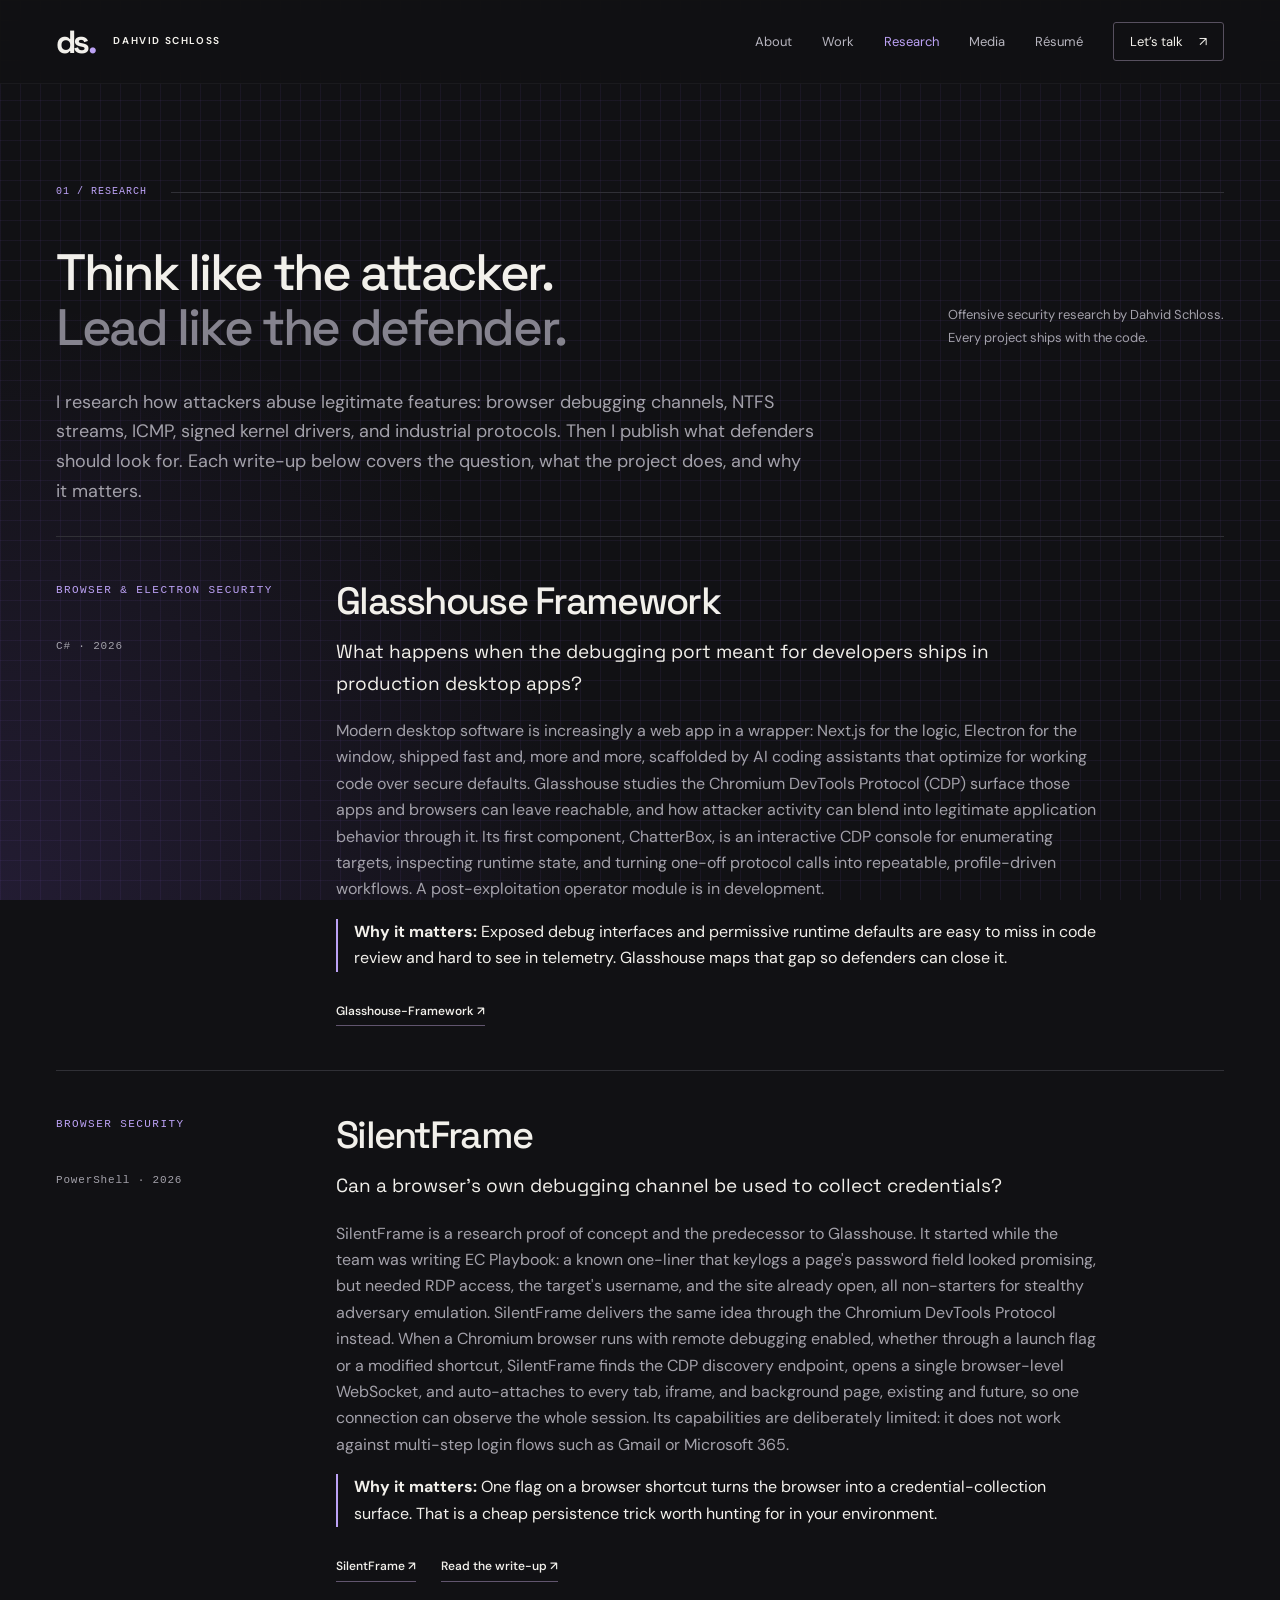
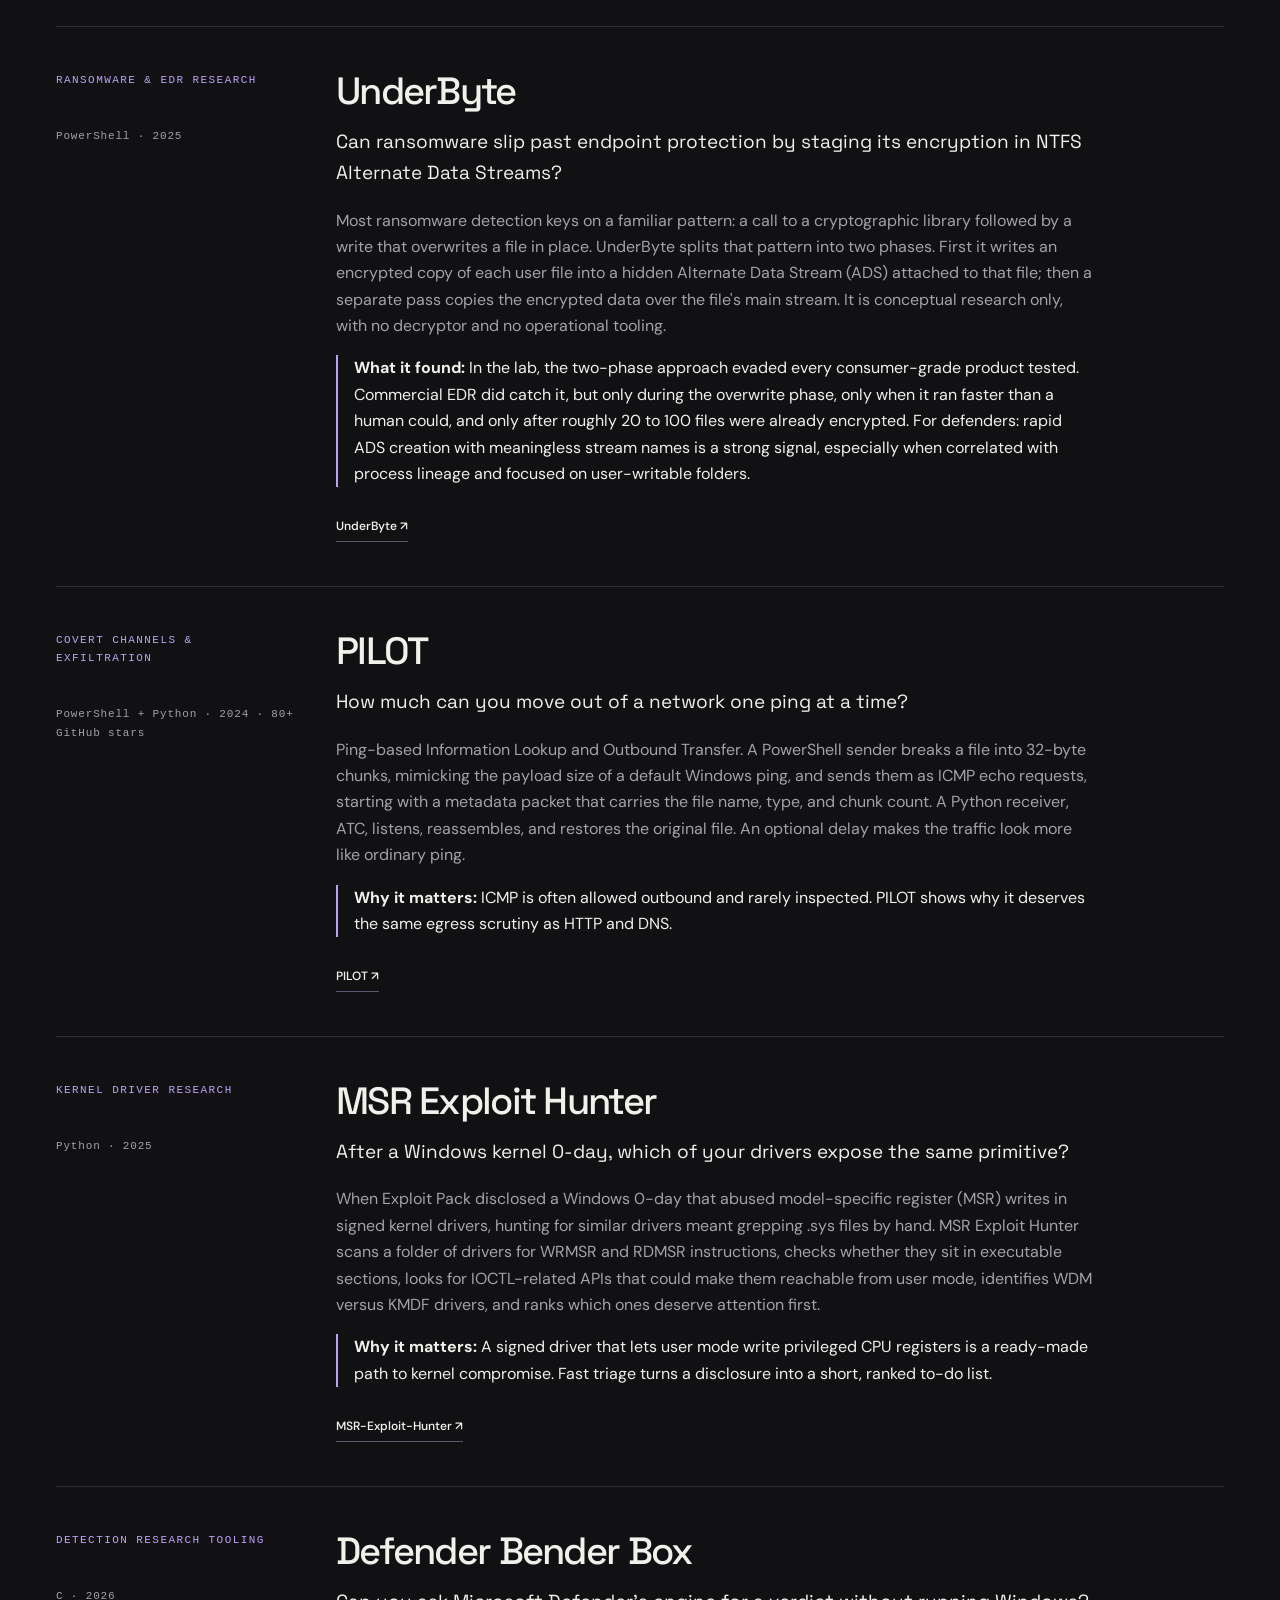
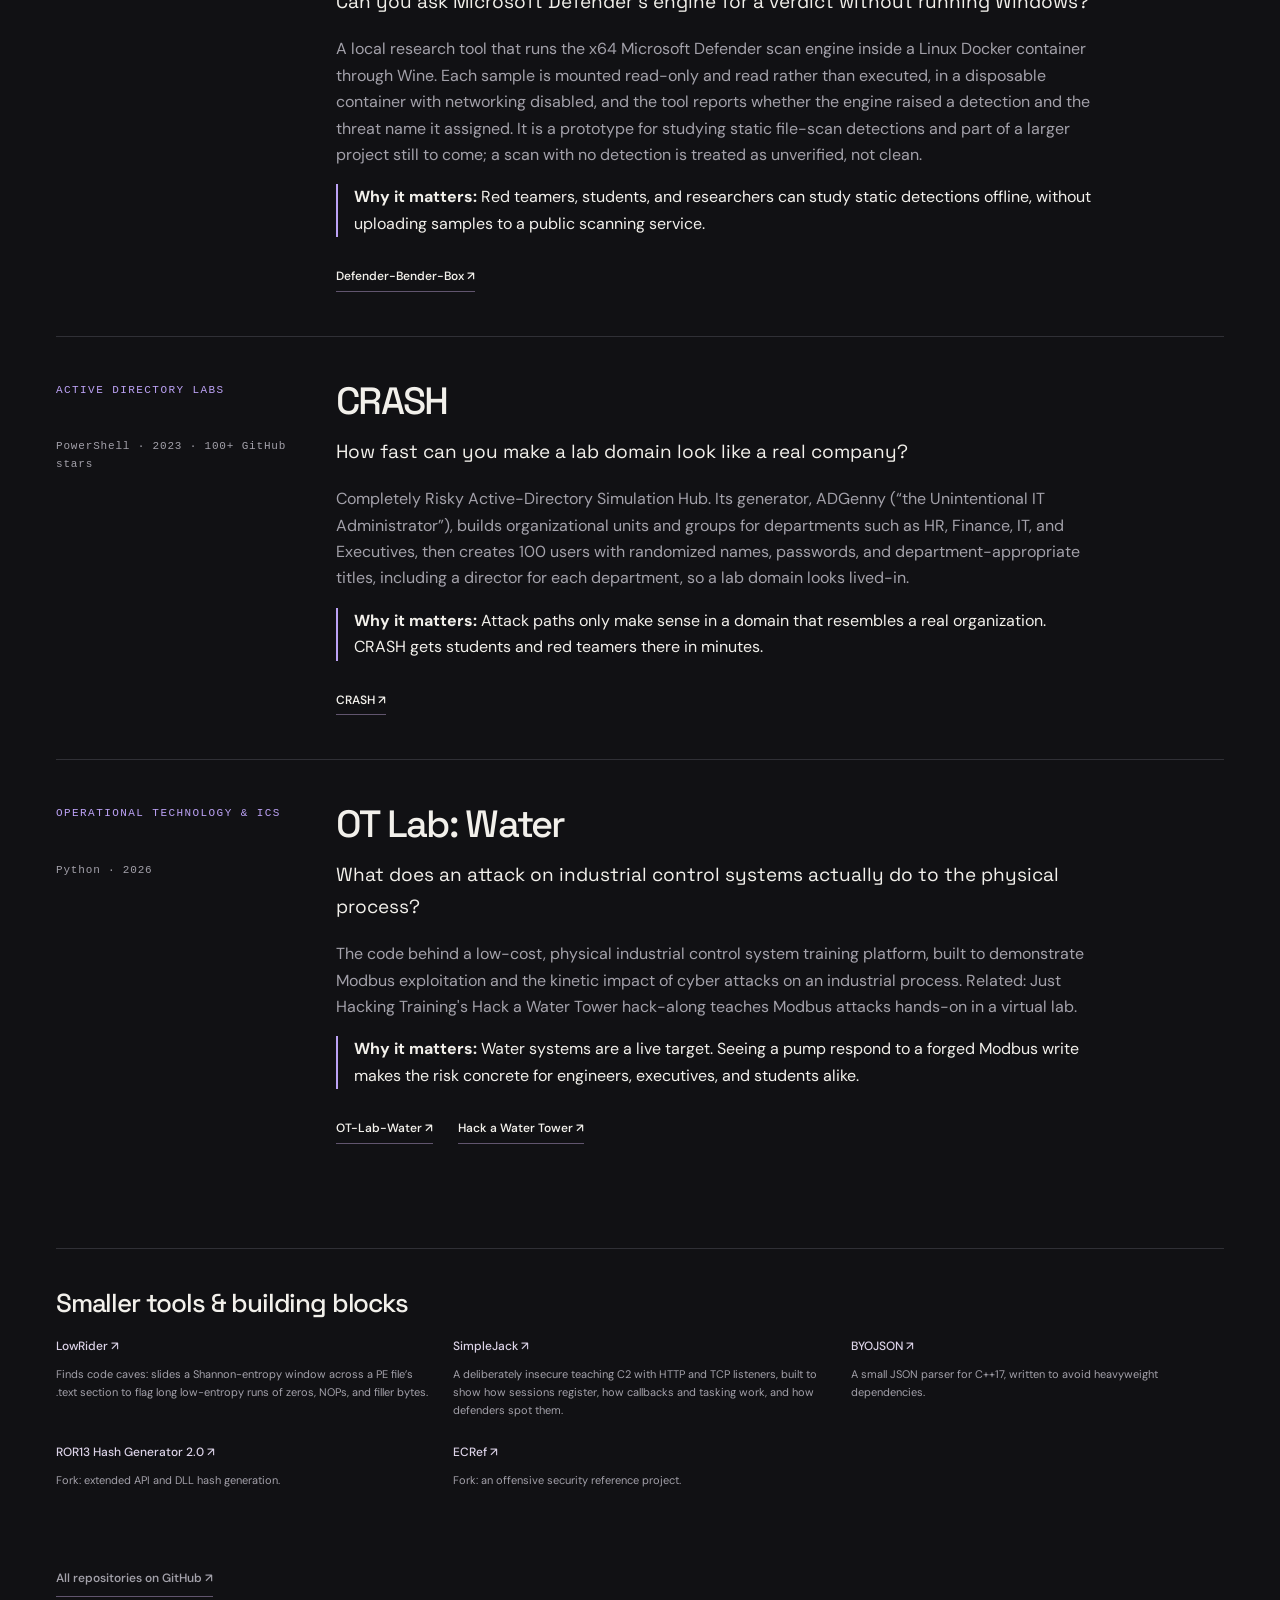
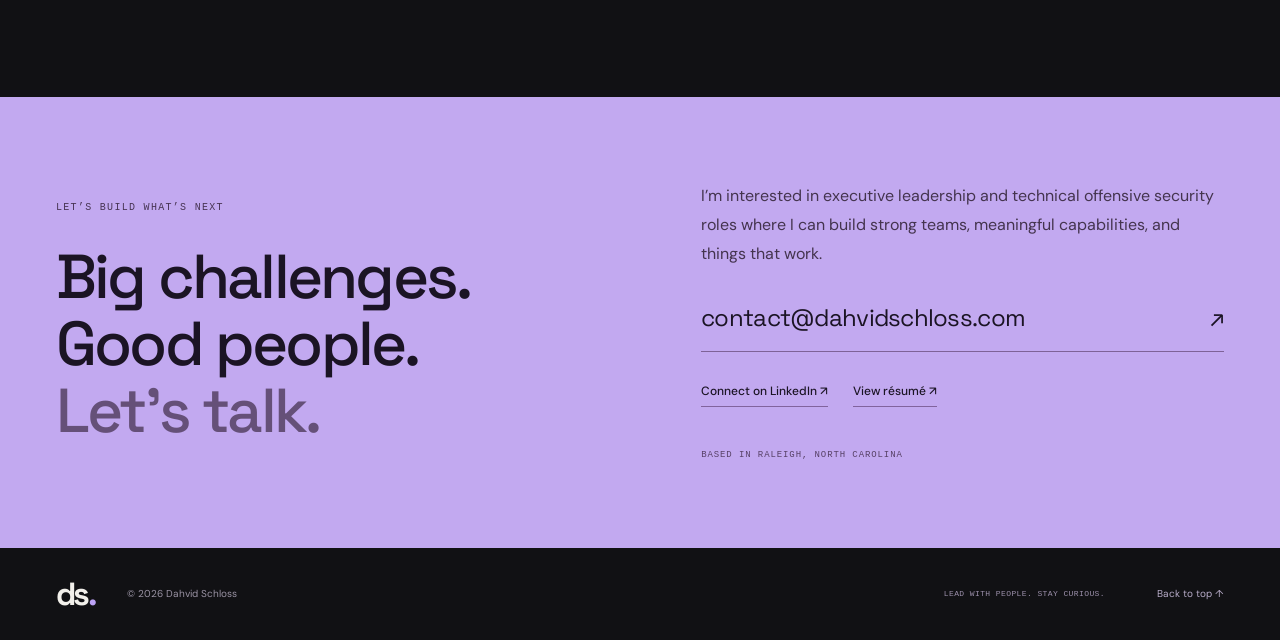
<file: research.html>
<!doctype html>
<html lang="en">
<head>
  <meta charset="utf-8">
  <meta name="viewport" content="width=device-width, initial-scale=1">
  <meta name="theme-color" content="#111114">
  <title>Offensive Security Research | Dahvid Schloss</title>
  <meta name="description" content="Offensive security research by Dahvid Schloss: browser debug-port abuse, ADS-staged ransomware, ICMP exfiltration, kernel driver triage, and OT attacks.">
  <meta name="author" content="Dahvid Schloss">
  <link rel="canonical" href="https://dahvidschloss.com/research.html">
  <meta property="og:type" content="website">
  <meta property="og:site_name" content="Dahvid Schloss">
  <meta property="og:title" content="Offensive Security Research | Dahvid Schloss">
  <meta property="og:description" content="Offensive security research by Dahvid Schloss: browser debug-port abuse, ADS-staged ransomware, ICMP exfiltration, kernel driver triage, and OT attacks.">
  <meta property="og:url" content="https://dahvidschloss.com/research.html">
  <meta property="og:image" content="https://dahvidschloss.com/assets/og-card.png">
  <meta property="og:image:width" content="1200">
  <meta property="og:image:height" content="630">
  <meta property="og:image:alt" content="Dahvid Schloss: a leading voice in offensive security">
  <meta name="twitter:card" content="summary_large_image">
  <link rel="icon" href="assets/favicon.svg" type="image/svg+xml">
  <link rel="stylesheet" href="styles.css">
  <script src="script.js" defer></script>
  <script type="application/ld+json">{"@context": "https://schema.org", "@type": "CollectionPage", "url": "https://dahvidschloss.com/research.html", "name": "Offensive security research by Dahvid Schloss", "description": "Write-ups of Dahvid Schloss's offensive security research projects.", "about": {"@id": "https://dahvidschloss.com/#person"}, "author": {"@id": "https://dahvidschloss.com/#person"}, "hasPart": [{"@type": "SoftwareSourceCode", "name": "Glasshouse Framework", "codeRepository": "https://github.com/dahvidschloss/Glasshouse-Framework", "programmingLanguage": "C#", "description": "What happens when the debugging port meant for developers ships in production desktop apps? Modern desktop software is increasingly a web app in a wrapper: Next.js for the logic, Electron for the window, shipped fast and, more and more, scaffolded by AI coding assistants that optimize for working code over secure defaults. Glasshouse studies the Chromium DevTools Protocol (CDP) surface those apps and browsers can leave reachable, and how attacker activity can blend into legitimate application behavior through it. Its first component, ChatterBox, is an interactive CDP console for enumerating targets, inspecting runtime state, and turning one-off protocol calls into repeatable, profile-driven workflows. A post-exploitation operator module is in development.", "author": {"@id": "https://dahvidschloss.com/#person"}}, {"@type": "SoftwareSourceCode", "name": "SilentFrame", "codeRepository": "https://github.com/dahvidschloss/SilentFrame", "programmingLanguage": "PowerShell", "description": "Can a browser's own debugging channel be used to collect credentials? SilentFrame is a research proof of concept and the predecessor to Glasshouse. It started while the team was writing EC Playbook: a known one-liner that keylogs a page's password field looked promising, but needed RDP access, the target's username, and the site already open, all non-starters for stealthy adversary emulation. SilentFrame delivers the same idea through the Chromium DevTools Protocol instead. When a Chromium browser runs with remote debugging enabled, whether through a launch flag or a modified shortcut, SilentFrame finds the CDP discovery endpoint, opens a single browser-level WebSocket, and auto-attaches to every tab, iframe, and background page, existing and future, so one connection can observe the whole session. Its capabilities are deliberately limited: it does not work against multi-step login flows such as Gmail or Microsoft 365.", "author": {"@id": "https://dahvidschloss.com/#person"}}, {"@type": "SoftwareSourceCode", "name": "UnderByte", "codeRepository": "https://github.com/dahvidschloss/UnderByte", "programmingLanguage": "PowerShell", "description": "Can ransomware slip past endpoint protection by staging its encryption in NTFS Alternate Data Streams? Most ransomware detection keys on a familiar pattern: a call to a cryptographic library followed by a write that overwrites a file in place. UnderByte splits that pattern into two phases. First it writes an encrypted copy of each user file into a hidden Alternate Data Stream (ADS) attached to that file; then a separate pass copies the encrypted data over the file's main stream. It is conceptual research only, with no decryptor and no operational tooling.", "author": {"@id": "https://dahvidschloss.com/#person"}}, {"@type": "SoftwareSourceCode", "name": "PILOT", "codeRepository": "https://github.com/dahvidschloss/PILOT", "programmingLanguage": "PowerShell + Python", "description": "How much can you move out of a network one ping at a time? Ping-based Information Lookup and Outbound Transfer. A PowerShell sender breaks a file into 32-byte chunks, mimicking the payload size of a default Windows ping, and sends them as ICMP echo requests, starting with a metadata packet that carries the file name, type, and chunk count. A Python receiver, ATC, listens, reassembles, and restores the original file. An optional delay makes the traffic look more like ordinary ping.", "author": {"@id": "https://dahvidschloss.com/#person"}}, {"@type": "SoftwareSourceCode", "name": "MSR Exploit Hunter", "codeRepository": "https://github.com/dahvidschloss/MSR-Exploit-Hunter", "programmingLanguage": "Python", "description": "After a Windows kernel 0-day, which of your drivers expose the same primitive? When Exploit Pack disclosed a Windows 0-day that abused model-specific register (MSR) writes in signed kernel drivers, hunting for similar drivers meant grepping .sys files by hand. MSR Exploit Hunter scans a folder of drivers for WRMSR and RDMSR instructions, checks whether they sit in executable sections, looks for IOCTL-related APIs that could make them reachable from user mode, identifies WDM versus KMDF drivers, and ranks which ones deserve attention first.", "author": {"@id": "https://dahvidschloss.com/#person"}}, {"@type": "SoftwareSourceCode", "name": "Defender Bender Box", "codeRepository": "https://github.com/dahvidschloss/Defender-Bender-Box", "programmingLanguage": "C", "description": "Can you ask Microsoft Defender's engine for a verdict without running Windows? A local research tool that runs the x64 Microsoft Defender scan engine inside a Linux Docker container through Wine. Each sample is mounted read-only and read rather than executed, in a disposable container with networking disabled, and the tool reports whether the engine raised a detection and the threat name it assigned. It is a prototype for studying static file-scan detections and part of a larger project still to come; a scan with no detection is treated as unverified, not clean.", "author": {"@id": "https://dahvidschloss.com/#person"}}, {"@type": "SoftwareSourceCode", "name": "CRASH", "codeRepository": "https://github.com/dahvidschloss/CRASH", "programmingLanguage": "PowerShell", "description": "How fast can you make a lab domain look like a real company? Completely Risky Active-Directory Simulation Hub. Its generator, ADGenny (“the Unintentional IT Administrator”), builds organizational units and groups for departments such as HR, Finance, IT, and Executives, then creates 100 users with randomized names, passwords, and department-appropriate titles, including a director for each department, so a lab domain looks lived-in.", "author": {"@id": "https://dahvidschloss.com/#person"}}, {"@type": "SoftwareSourceCode", "name": "OT Lab: Water", "codeRepository": "https://github.com/dahvidschloss/OT-Lab-Water", "programmingLanguage": "Python", "description": "What does an attack on industrial control systems actually do to the physical process? The code behind a low-cost, physical industrial control system training platform, built to demonstrate Modbus exploitation and the kinetic impact of cyber attacks on an industrial process. Related: Just Hacking Training's Hack a Water Tower hack-along teaches Modbus attacks hands-on in a virtual lab.", "author": {"@id": "https://dahvidschloss.com/#person"}}]}</script>
</head>
<body>
  <a class="skip-link" href="#main">Skip to content</a>
  <header class="site-header">
    <a class="wordmark" href="./" aria-label="Dahvid Schloss, home"><span class="monogram">ds<span>.</span></span><span class="wordmark-name">DAHVID SCHLOSS</span></a>
    <nav aria-label="Main navigation">
      <a href="index.html#about">About</a><a href="work.html">Work</a><a href="research.html" aria-current="page">Research</a><a href="media.html">Media</a><a href="resume.html">Résumé</a><a class="nav-contact" href="#contact">Let’s talk <span aria-hidden="true">↗</span></a>
    </nav>
  </header>

  <main id="main">
    <section class="section wrap research-page">
      <div class="section-label"><span>01 / RESEARCH</span><span class="section-rule"></span></div>
      <div class="section-heading"><h1 class="page-title">Think like the attacker.<br><span class="muted">Lead like the defender.</span></h1><p>Offensive security research by Dahvid Schloss.<br>Every project ships with the code.</p></div>
      <p class="research-intro">I research how attackers abuse legitimate features: browser debugging channels, NTFS streams, ICMP, signed kernel drivers, and industrial protocols. Then I publish what defenders should look for. Each write-up below covers the question, what the project does, and why it matters.</p>
      <article class="research-entry" id="glasshouse"><div class="research-meta"><span class="eyebrow">BROWSER &AMP; ELECTRON SECURITY</span><span class="mono">C# · 2026</span></div><div class="research-body"><h2>Glasshouse Framework</h2><p class="research-question">What happens when the debugging port meant for developers ships in production desktop apps?</p><p>Modern desktop software is increasingly a web app in a wrapper: Next.js for the logic, Electron for the window, shipped fast and, more and more, scaffolded by AI coding assistants that optimize for working code over secure defaults. Glasshouse studies the Chromium DevTools Protocol (CDP) surface those apps and browsers can leave reachable, and how attacker activity can blend into legitimate application behavior through it. Its first component, ChatterBox, is an interactive CDP console for enumerating targets, inspecting runtime state, and turning one-off protocol calls into repeatable, profile-driven workflows. A post-exploitation operator module is in development.</p><p class="research-why"><strong>Why it matters:</strong> Exposed debug interfaces and permissive runtime defaults are easy to miss in code review and hard to see in telemetry. Glasshouse maps that gap so defenders can close it.</p><div class="text-links"><a class="subtle-link" href="https://github.com/dahvidschloss/Glasshouse-Framework" target="_blank" rel="noopener noreferrer">Glasshouse-Framework ↗</a></div></div></article>
      <article class="research-entry" id="silentframe"><div class="research-meta"><span class="eyebrow">BROWSER SECURITY</span><span class="mono">PowerShell · 2026</span></div><div class="research-body"><h2>SilentFrame</h2><p class="research-question">Can a browser's own debugging channel be used to collect credentials?</p><p>SilentFrame is a research proof of concept and the predecessor to Glasshouse. It started while the team was writing EC Playbook: a known one-liner that keylogs a page's password field looked promising, but needed RDP access, the target's username, and the site already open, all non-starters for stealthy adversary emulation. SilentFrame delivers the same idea through the Chromium DevTools Protocol instead. When a Chromium browser runs with remote debugging enabled, whether through a launch flag or a modified shortcut, SilentFrame finds the CDP discovery endpoint, opens a single browser-level WebSocket, and auto-attaches to every tab, iframe, and background page, existing and future, so one connection can observe the whole session. Its capabilities are deliberately limited: it does not work against multi-step login flows such as Gmail or Microsoft 365.</p><p class="research-why"><strong>Why it matters:</strong> One flag on a browser shortcut turns the browser into a credential-collection surface. That is a cheap persistence trick worth hunting for in your environment.</p><div class="text-links"><a class="subtle-link" href="https://github.com/dahvidschloss/SilentFrame" target="_blank" rel="noopener noreferrer">SilentFrame ↗</a><a class="subtle-link" href="https://suzulabs.com/suzu-labs-blog/silentframe-a-research-poc-on-post-exploitation-credential-collection-through-browsers" target="_blank" rel="noopener noreferrer">Read the write-up ↗</a></div></div></article>
      <article class="research-entry" id="underbyte"><div class="research-meta"><span class="eyebrow">RANSOMWARE &AMP; EDR RESEARCH</span><span class="mono">PowerShell · 2025</span></div><div class="research-body"><h2>UnderByte</h2><p class="research-question">Can ransomware slip past endpoint protection by staging its encryption in NTFS Alternate Data Streams?</p><p>Most ransomware detection keys on a familiar pattern: a call to a cryptographic library followed by a write that overwrites a file in place. UnderByte splits that pattern into two phases. First it writes an encrypted copy of each user file into a hidden Alternate Data Stream (ADS) attached to that file; then a separate pass copies the encrypted data over the file's main stream. It is conceptual research only, with no decryptor and no operational tooling.</p><p class="research-why"><strong>What it found:</strong> In the lab, the two-phase approach evaded every consumer-grade product tested. Commercial EDR did catch it, but only during the overwrite phase, only when it ran faster than a human could, and only after roughly 20 to 100 files were already encrypted. For defenders: rapid ADS creation with meaningless stream names is a strong signal, especially when correlated with process lineage and focused on user-writable folders.</p><div class="text-links"><a class="subtle-link" href="https://github.com/dahvidschloss/UnderByte" target="_blank" rel="noopener noreferrer">UnderByte ↗</a></div></div></article>
      <article class="research-entry" id="pilot"><div class="research-meta"><span class="eyebrow">COVERT CHANNELS &AMP; EXFILTRATION</span><span class="mono">PowerShell + Python · 2024 · 80+ GitHub stars</span></div><div class="research-body"><h2>PILOT</h2><p class="research-question">How much can you move out of a network one ping at a time?</p><p>Ping-based Information Lookup and Outbound Transfer. A PowerShell sender breaks a file into 32-byte chunks, mimicking the payload size of a default Windows ping, and sends them as ICMP echo requests, starting with a metadata packet that carries the file name, type, and chunk count. A Python receiver, ATC, listens, reassembles, and restores the original file. An optional delay makes the traffic look more like ordinary ping.</p><p class="research-why"><strong>Why it matters:</strong> ICMP is often allowed outbound and rarely inspected. PILOT shows why it deserves the same egress scrutiny as HTTP and DNS.</p><div class="text-links"><a class="subtle-link" href="https://github.com/dahvidschloss/PILOT" target="_blank" rel="noopener noreferrer">PILOT ↗</a></div></div></article>
      <article class="research-entry" id="msr-exploit-hunter"><div class="research-meta"><span class="eyebrow">KERNEL DRIVER RESEARCH</span><span class="mono">Python · 2025</span></div><div class="research-body"><h2>MSR Exploit Hunter</h2><p class="research-question">After a Windows kernel 0-day, which of your drivers expose the same primitive?</p><p>When Exploit Pack disclosed a Windows 0-day that abused model-specific register (MSR) writes in signed kernel drivers, hunting for similar drivers meant grepping .sys files by hand. MSR Exploit Hunter scans a folder of drivers for WRMSR and RDMSR instructions, checks whether they sit in executable sections, looks for IOCTL-related APIs that could make them reachable from user mode, identifies WDM versus KMDF drivers, and ranks which ones deserve attention first.</p><p class="research-why"><strong>Why it matters:</strong> A signed driver that lets user mode write privileged CPU registers is a ready-made path to kernel compromise. Fast triage turns a disclosure into a short, ranked to-do list.</p><div class="text-links"><a class="subtle-link" href="https://github.com/dahvidschloss/MSR-Exploit-Hunter" target="_blank" rel="noopener noreferrer">MSR-Exploit-Hunter ↗</a></div></div></article>
      <article class="research-entry" id="defender-bender-box"><div class="research-meta"><span class="eyebrow">DETECTION RESEARCH TOOLING</span><span class="mono">C · 2026</span></div><div class="research-body"><h2>Defender Bender Box</h2><p class="research-question">Can you ask Microsoft Defender's engine for a verdict without running Windows?</p><p>A local research tool that runs the x64 Microsoft Defender scan engine inside a Linux Docker container through Wine. Each sample is mounted read-only and read rather than executed, in a disposable container with networking disabled, and the tool reports whether the engine raised a detection and the threat name it assigned. It is a prototype for studying static file-scan detections and part of a larger project still to come; a scan with no detection is treated as unverified, not clean.</p><p class="research-why"><strong>Why it matters:</strong> Red teamers, students, and researchers can study static detections offline, without uploading samples to a public scanning service.</p><div class="text-links"><a class="subtle-link" href="https://github.com/dahvidschloss/Defender-Bender-Box" target="_blank" rel="noopener noreferrer">Defender-Bender-Box ↗</a></div></div></article>
      <article class="research-entry" id="crash"><div class="research-meta"><span class="eyebrow">ACTIVE DIRECTORY LABS</span><span class="mono">PowerShell · 2023 · 100+ GitHub stars</span></div><div class="research-body"><h2>CRASH</h2><p class="research-question">How fast can you make a lab domain look like a real company?</p><p>Completely Risky Active-Directory Simulation Hub. Its generator, ADGenny (“the Unintentional IT Administrator”), builds organizational units and groups for departments such as HR, Finance, IT, and Executives, then creates 100 users with randomized names, passwords, and department-appropriate titles, including a director for each department, so a lab domain looks lived-in.</p><p class="research-why"><strong>Why it matters:</strong> Attack paths only make sense in a domain that resembles a real organization. CRASH gets students and red teamers there in minutes.</p><div class="text-links"><a class="subtle-link" href="https://github.com/dahvidschloss/CRASH" target="_blank" rel="noopener noreferrer">CRASH ↗</a></div></div></article>
      <article class="research-entry" id="ot-lab-water"><div class="research-meta"><span class="eyebrow">OPERATIONAL TECHNOLOGY &AMP; ICS</span><span class="mono">Python · 2026</span></div><div class="research-body"><h2>OT Lab: Water</h2><p class="research-question">What does an attack on industrial control systems actually do to the physical process?</p><p>The code behind a low-cost, physical industrial control system training platform, built to demonstrate Modbus exploitation and the kinetic impact of cyber attacks on an industrial process. Related: Just Hacking Training's Hack a Water Tower hack-along teaches Modbus attacks hands-on in a virtual lab.</p><p class="research-why"><strong>Why it matters:</strong> Water systems are a live target. Seeing a pump respond to a forged Modbus write makes the risk concrete for engineers, executives, and students alike.</p><div class="text-links"><a class="subtle-link" href="https://github.com/dahvidschloss/OT-Lab-Water" target="_blank" rel="noopener noreferrer">OT-Lab-Water ↗</a><a class="subtle-link" href="https://www.justhacking.com/hackalong/hal-hack-a-water-tower/" target="_blank" rel="noopener noreferrer">Hack a Water Tower ↗</a></div></div></article>
      <h2 class="research-small-heading">Smaller tools &amp; building blocks</h2>
      <div class="small-projects"><a href="https://github.com/dahvidschloss/LowRider" target="_blank" rel="noopener noreferrer"><strong>LowRider ↗</strong><span>Finds code caves: slides a Shannon-entropy window across a PE file’s .text section to flag long low-entropy runs of zeros, NOPs, and filler bytes.</span></a><a href="https://github.com/dahvidschloss/SimpleJack" target="_blank" rel="noopener noreferrer"><strong>SimpleJack ↗</strong><span>A deliberately insecure teaching C2 with HTTP and TCP listeners, built to show how sessions register, how callbacks and tasking work, and how defenders spot them.</span></a><a href="https://github.com/dahvidschloss/BYOJSON_C-" target="_blank" rel="noopener noreferrer"><strong>BYOJSON ↗</strong><span>A small JSON parser for C++17, written to avoid heavyweight dependencies.</span></a><a href="https://github.com/dahvidschloss/ROR13HashGenerator2.0" target="_blank" rel="noopener noreferrer"><strong>ROR13 Hash Generator 2.0 ↗</strong><span>Fork: extended API and DLL hash generation.</span></a><a href="https://github.com/dahvidschloss/ECRef" target="_blank" rel="noopener noreferrer"><strong>ECRef ↗</strong><span>Fork: an offensive security reference project.</span></a></div>
      <p class="work-more"><a class="subtle-link" href="https://github.com/dahvidschloss" target="_blank" rel="noopener noreferrer">All repositories on GitHub ↗</a></p>
    </section>

    <section id="contact" class="contact-section"><div class="wrap contact-grid"><div><p class="eyebrow">LET’S BUILD WHAT’S NEXT</p><h2>Big challenges.<br>Good people.<br><span>Let’s talk.</span></h2></div><div class="contact-copy"><p>I’m interested in executive leadership and technical offensive security roles where I can build strong teams, meaningful capabilities, and things that work.</p><a class="contact-email" href="mailto:contact@dahvidschloss.com">contact@dahvidschloss.com <span aria-hidden="true">↗</span></a><div class="text-links"><a href="https://www.linkedin.com/in/dahvidschloss/" target="_blank" rel="noopener noreferrer">Connect on LinkedIn ↗</a><a href="resume.html">View résumé ↗</a></div><p class="location mono">BASED IN RALEIGH, NORTH CAROLINA</p></div></div></section>
  </main>
  <footer class="wrap"><a class="monogram" href="#" aria-label="Back to top">ds<span>.</span></a><p>© 2026 Dahvid Schloss</p><span class="mono">LEAD WITH PEOPLE. STAY CURIOUS.</span><a class="back-to-top" href="#">Back to top ↑</a></footer>
</body>
</html>
</file>
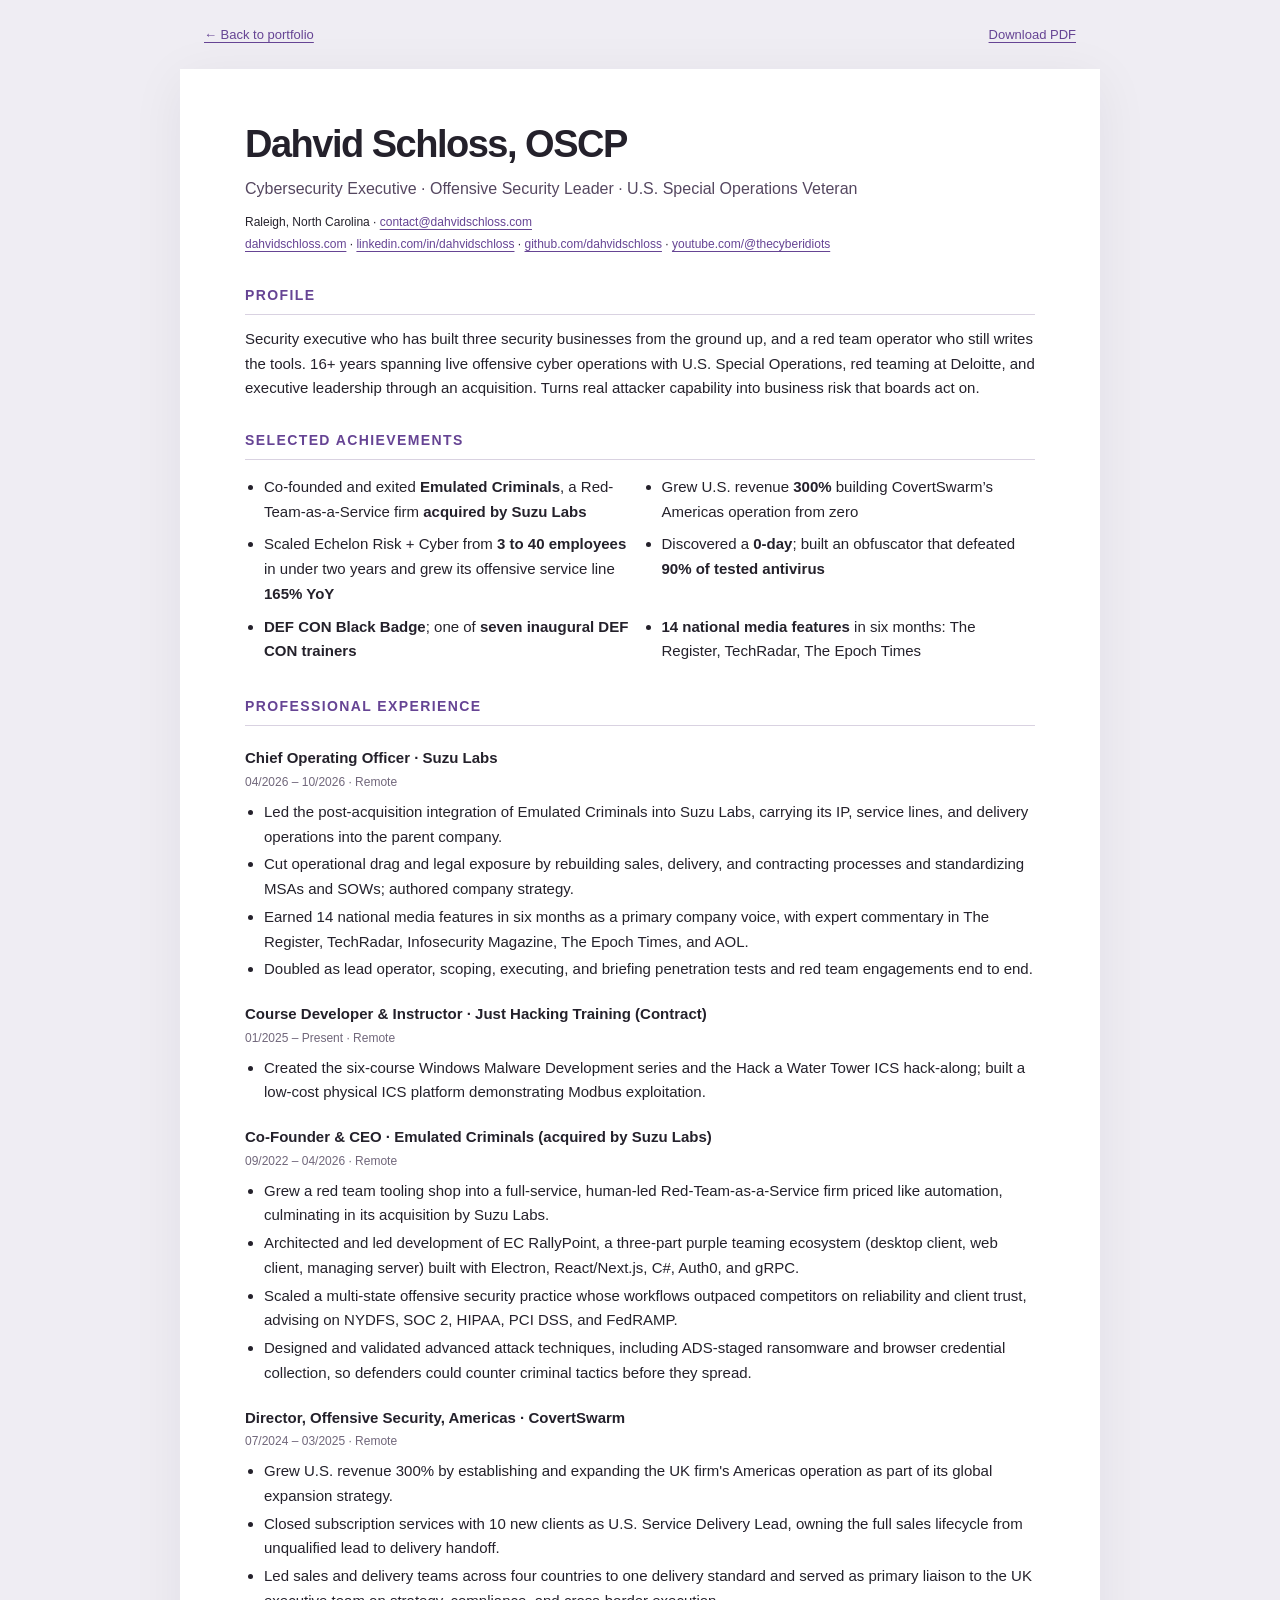
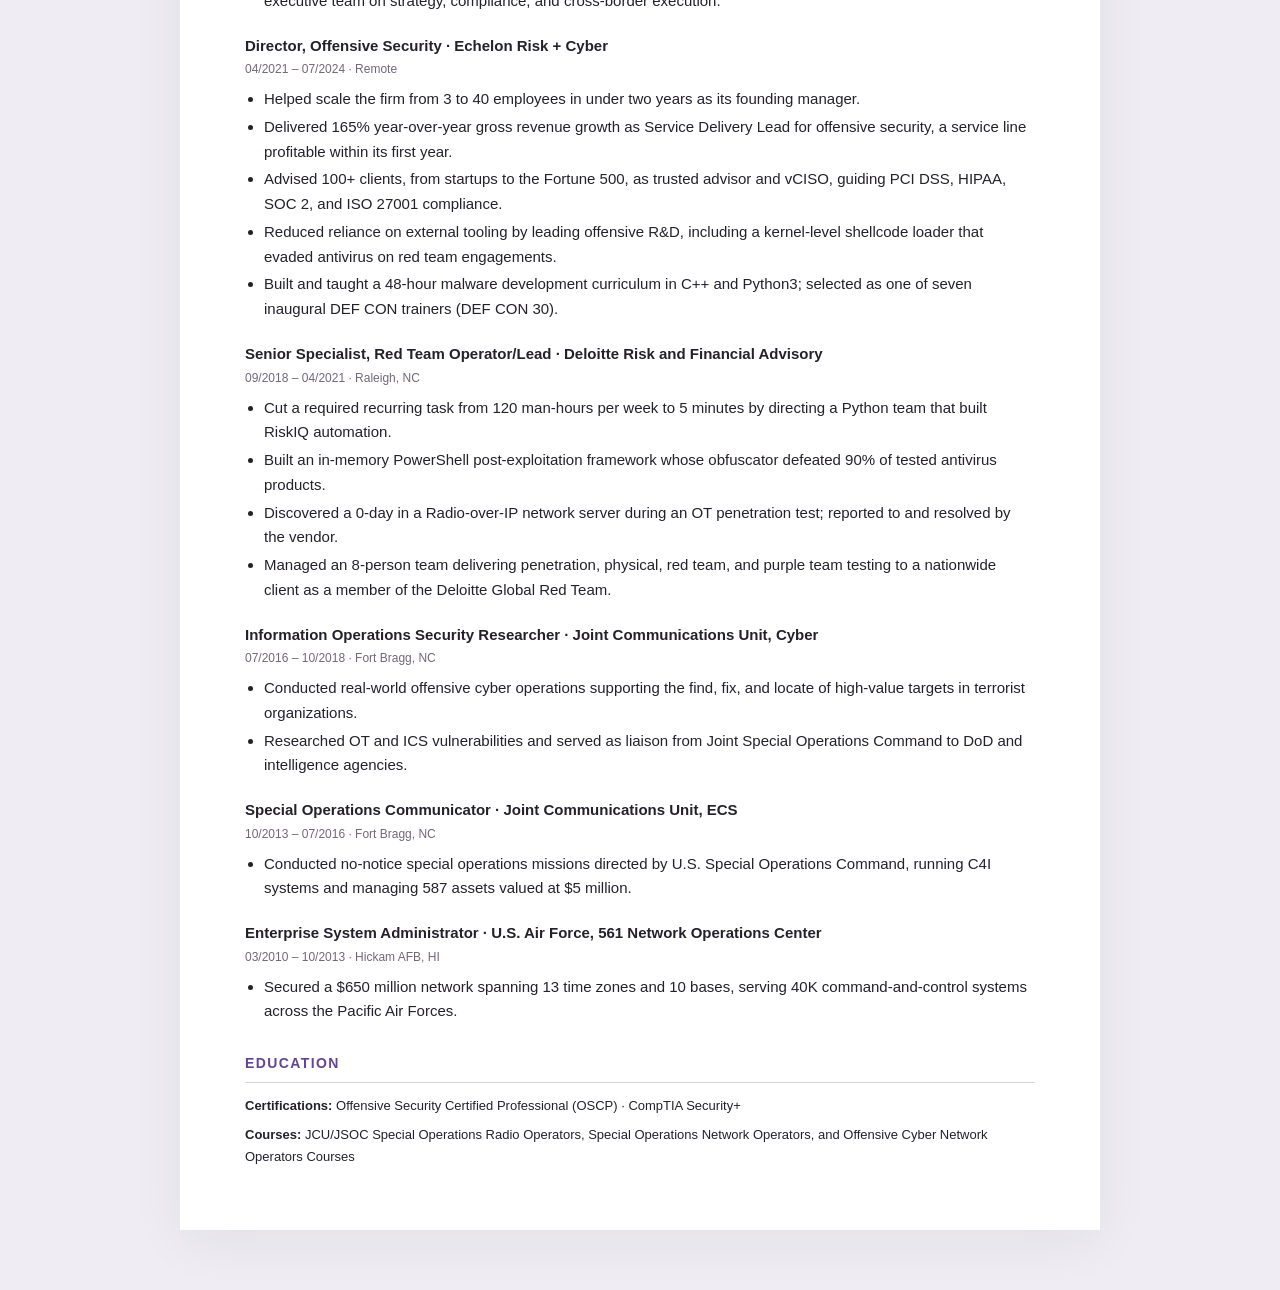
<file: resume.html>
<!doctype html>
<html lang="en">
<head>
  <meta charset="utf-8"><meta name="viewport" content="width=device-width, initial-scale=1">
  <title>Dahvid Schloss — Résumé | Security Executive</title>
  <meta name="description" content="Résumé of Dahvid Schloss: ex-COO of Suzu Labs, co-founder and CEO of Emulated Criminals (acquired), offensive security leader, Special Ops veteran, OSCP.">
  <meta name="author" content="Dahvid Schloss">
  <link rel="canonical" href="https://dahvidschloss.com/resume.html">
  <meta property="og:type" content="profile">
  <meta property="og:site_name" content="Dahvid Schloss">
  <meta property="og:title" content="Dahvid Schloss — Résumé">
  <meta property="og:description" content="Cybersecurity executive and offensive security leader: three security businesses built, 100+ clients advised, U.S. Special Operations veteran. PDF download available.">
  <meta property="og:url" content="https://dahvidschloss.com/resume.html">
  <meta property="og:image" content="https://dahvidschloss.com/assets/og-card.png">
  <meta property="og:image:width" content="1200">
  <meta property="og:image:height" content="630">
  <meta property="og:image:alt" content="Dahvid Schloss: a leading voice in offensive security">
  <meta name="twitter:card" content="summary_large_image">
  <script type="application/ld+json">{"@context": "https://schema.org", "@type": "ProfilePage", "url": "https://dahvidschloss.com/resume.html", "name": "Dahvid Schloss — Résumé", "mainEntity": {"@id": "https://dahvidschloss.com/#person"}, "about": {"@id": "https://dahvidschloss.com/#person"}, "associatedMedia": {"@type": "MediaObject", "contentUrl": "https://dahvidschloss.com/assets/Dahvid_Schloss_Resume.pdf", "encodingFormat": "application/pdf", "name": "Dahvid Schloss résumé (PDF)"}}</script>
  <link rel="icon" href="assets/favicon.svg" type="image/svg+xml">
  <style>
    *{box-sizing:border-box}body{font:15px/1.65 Arial,sans-serif;color:#24212b;background:#efedf3;margin:0}a{color:#664494;text-underline-offset:3px}a:focus-visible,button:focus-visible{outline:2px solid #664494;outline-offset:4px}.toolbar{max-width:920px;margin:24px auto;display:flex;align-items:center;justify-content:space-between;padding:0 24px;font-size:13px}.toolbar button{font:inherit;padding:10px 16px;background:#292132;color:white;border:0;border-radius:3px;cursor:pointer}main{max-width:920px;margin:24px auto 60px;background:white;padding:55px 65px;box-shadow:0 10px 50px #25203510}h1{font-size:38px;line-height:1.1;margin:0 0 10px;letter-spacing:-1.5px}h2{font-size:14px;text-transform:uppercase;letter-spacing:1.4px;border-bottom:1px solid #d9d2e1;padding-bottom:7px;margin-top:28px;color:#664494}h3{font-size:15px;margin:20px 0 2px}p{margin:8px 0}.subtitle{font-size:16px;color:#554760}.contact{font-size:12px;line-height:1.9}.date{font-size:12px;color:#71677b;margin:0 0 7px}ul{padding-left:19px;margin:6px 0 16px}li{margin:3px 0}article{break-inside:avoid}.highlights{display:grid;grid-template-columns:1fr 1fr;gap:2px 24px;padding-left:19px}.qualification{font-size:13px}.note{font-size:11px;color:#776f7e;margin-top:30px}@media(max-width:640px){main{padding:32px 24px;margin-top:16px}h1{font-size:32px}.highlights{display:block}.toolbar{padding:0 20px;margin:20px auto}}@media print{@page{size:letter;margin:12mm 14mm}body{background:white;font-size:9.5pt;line-height:1.32}ul{margin:3px 0 8px}p{margin:5px 0}.toolbar{display:none}main{padding:0;margin:0;max-width:none;box-shadow:none}h1{font-size:26pt}h2{font-size:10pt;margin-top:12px;margin-bottom:6px}h3{font-size:10pt;margin-top:14px}a{color:inherit;text-decoration:none}.subtitle{font-size:11pt}.contact,.date,.qualification{font-size:9pt}li{margin:2px 0}.note{display:none}article{break-inside:auto}li{break-inside:avoid}h2,h3,.date{break-after:avoid}}
  </style>
</head>
<body>
  <nav class="toolbar" aria-label="Résumé actions"><a href="./">← Back to portfolio</a><a href="assets/Dahvid_Schloss_Resume.pdf" download>Download PDF</a></nav>
  <main>
    <header><h1>Dahvid Schloss, OSCP</h1><p class="subtitle">Cybersecurity Executive · Offensive Security Leader · U.S. Special Operations Veteran</p><p class="contact">Raleigh, North Carolina · <a href="mailto:contact@dahvidschloss.com">contact@dahvidschloss.com</a><br><a href="https://dahvidschloss.com/">dahvidschloss.com</a> · <a href="https://www.linkedin.com/in/dahvidschloss/">linkedin.com/in/dahvidschloss</a> · <a href="https://github.com/dahvidschloss">github.com/dahvidschloss</a> · <a href="https://www.youtube.com/@thecyberidiots">youtube.com/@thecyberidiots</a></p></header>
    <section><h2>Profile</h2><p>Security executive who has built three security businesses from the ground up, and a red team operator who still writes the tools. 16+ years spanning live offensive cyber operations with U.S. Special Operations, red teaming at Deloitte, and executive leadership through an acquisition. Turns real attacker capability into business risk that boards act on.</p></section>
    <section><h2>Selected achievements</h2><ul class="highlights"><li>Co-founded and exited <strong>Emulated Criminals</strong>, a Red-Team-as-a-Service firm <strong>acquired by Suzu Labs</strong></li><li>Grew U.S. revenue <strong>300%</strong> building CovertSwarm’s Americas operation from zero</li><li>Scaled Echelon Risk + Cyber from <strong>3 to 40 employees</strong> in under two years and grew its offensive service line <strong>165% YoY</strong></li><li>Discovered a <strong>0-day</strong>; built an obfuscator that defeated <strong>90% of tested antivirus</strong></li><li><strong>DEF CON Black Badge</strong>; one of <strong>seven inaugural DEF CON trainers</strong></li><li><strong>14 national media features</strong> in six months: The Register, TechRadar, The Epoch Times</li></ul></section>
    <section><h2>Professional experience</h2>
      <article><h3>Chief Operating Officer · Suzu Labs</h3><p class="date">04/2026 – 10/2026 · Remote</p><ul><li>Led the post-acquisition integration of Emulated Criminals into Suzu Labs, carrying its IP, service lines, and delivery operations into the parent company.</li><li>Cut operational drag and legal exposure by rebuilding sales, delivery, and contracting processes and standardizing MSAs and SOWs; authored company strategy.</li><li>Earned 14 national media features in six months as a primary company voice, with expert commentary in The Register, TechRadar, Infosecurity Magazine, The Epoch Times, and AOL.</li><li>Doubled as lead operator, scoping, executing, and briefing penetration tests and red team engagements end to end.</li></ul></article>
      <article><h3>Course Developer &amp; Instructor · Just Hacking Training (Contract)</h3><p class="date">01/2025 – Present · Remote</p><ul><li>Created the six-course Windows Malware Development series and the Hack a Water Tower ICS hack-along; built a low-cost physical ICS platform demonstrating Modbus exploitation.</li></ul></article>
      <article><h3>Co-Founder &amp; CEO · Emulated Criminals (acquired by Suzu Labs)</h3><p class="date">09/2022 – 04/2026 · Remote</p><ul><li>Grew a red team tooling shop into a full-service, human-led Red-Team-as-a-Service firm priced like automation, culminating in its acquisition by Suzu Labs.</li><li>Architected and led development of EC RallyPoint, a three-part purple teaming ecosystem (desktop client, web client, managing server) built with Electron, React/Next.js, C#, Auth0, and gRPC.</li><li>Scaled a multi-state offensive security practice whose workflows outpaced competitors on reliability and client trust, advising on NYDFS, SOC 2, HIPAA, PCI DSS, and FedRAMP.</li><li>Designed and validated advanced attack techniques, including ADS-staged ransomware and browser credential collection, so defenders could counter criminal tactics before they spread.</li></ul></article>
      <article><h3>Director, Offensive Security, Americas · CovertSwarm</h3><p class="date">07/2024 – 03/2025 · Remote</p><ul><li>Grew U.S. revenue 300% by establishing and expanding the UK firm's Americas operation as part of its global expansion strategy.</li><li>Closed subscription services with 10 new clients as U.S. Service Delivery Lead, owning the full sales lifecycle from unqualified lead to delivery handoff.</li><li>Led sales and delivery teams across four countries to one delivery standard and served as primary liaison to the UK executive team on strategy, compliance, and cross-border execution.</li></ul></article>
      <article><h3>Director, Offensive Security · Echelon Risk + Cyber</h3><p class="date">04/2021 – 07/2024 · Remote</p><ul><li>Helped scale the firm from 3 to 40 employees in under two years as its founding manager.</li><li>Delivered 165% year-over-year gross revenue growth as Service Delivery Lead for offensive security, a service line profitable within its first year.</li><li>Advised 100+ clients, from startups to the Fortune 500, as trusted advisor and vCISO, guiding PCI DSS, HIPAA, SOC 2, and ISO 27001 compliance.</li><li>Reduced reliance on external tooling by leading offensive R&amp;D, including a kernel-level shellcode loader that evaded antivirus on red team engagements.</li><li>Built and taught a 48-hour malware development curriculum in C++ and Python3; selected as one of seven inaugural DEF CON trainers (DEF CON 30).</li></ul></article>
      <article><h3>Senior Specialist, Red Team Operator/Lead · Deloitte Risk and Financial Advisory</h3><p class="date">09/2018 – 04/2021 · Raleigh, NC</p><ul><li>Cut a required recurring task from 120 man-hours per week to 5 minutes by directing a Python team that built RiskIQ automation.</li><li>Built an in-memory PowerShell post-exploitation framework whose obfuscator defeated 90% of tested antivirus products.</li><li>Discovered a 0-day in a Radio-over-IP network server during an OT penetration test; reported to and resolved by the vendor.</li><li>Managed an 8-person team delivering penetration, physical, red team, and purple team testing to a nationwide client as a member of the Deloitte Global Red Team.</li></ul></article>
      <article><h3>Information Operations Security Researcher · Joint Communications Unit, Cyber</h3><p class="date">07/2016 – 10/2018 · Fort Bragg, NC</p><ul><li>Conducted real-world offensive cyber operations supporting the find, fix, and locate of high-value targets in terrorist organizations.</li><li>Researched OT and ICS vulnerabilities and served as liaison from Joint Special Operations Command to DoD and intelligence agencies.</li></ul></article>
      <article><h3>Special Operations Communicator · Joint Communications Unit, ECS</h3><p class="date">10/2013 – 07/2016 · Fort Bragg, NC</p><ul><li>Conducted no-notice special operations missions directed by U.S. Special Operations Command, running C4I systems and managing 587 assets valued at $5 million.</li></ul></article>
      <article><h3>Enterprise System Administrator · U.S. Air Force, 561 Network Operations Center</h3><p class="date">03/2010 – 10/2013 · Hickam AFB, HI</p><ul><li>Secured a $650 million network spanning 13 time zones and 10 bases, serving 40K command-and-control systems across the Pacific Air Forces.</li></ul></article>
    </section>
    <section><h2>Education</h2><p class="qualification"><strong>Certifications:</strong> Offensive Security Certified Professional (OSCP) · CompTIA Security+</p><p class="qualification"><strong>Courses:</strong> JCU/JSOC Special Operations Radio Operators, Special Operations Network Operators, and Offensive Cyber Network Operators Courses</p></section>
  </main>
</body>
</html>
</file>
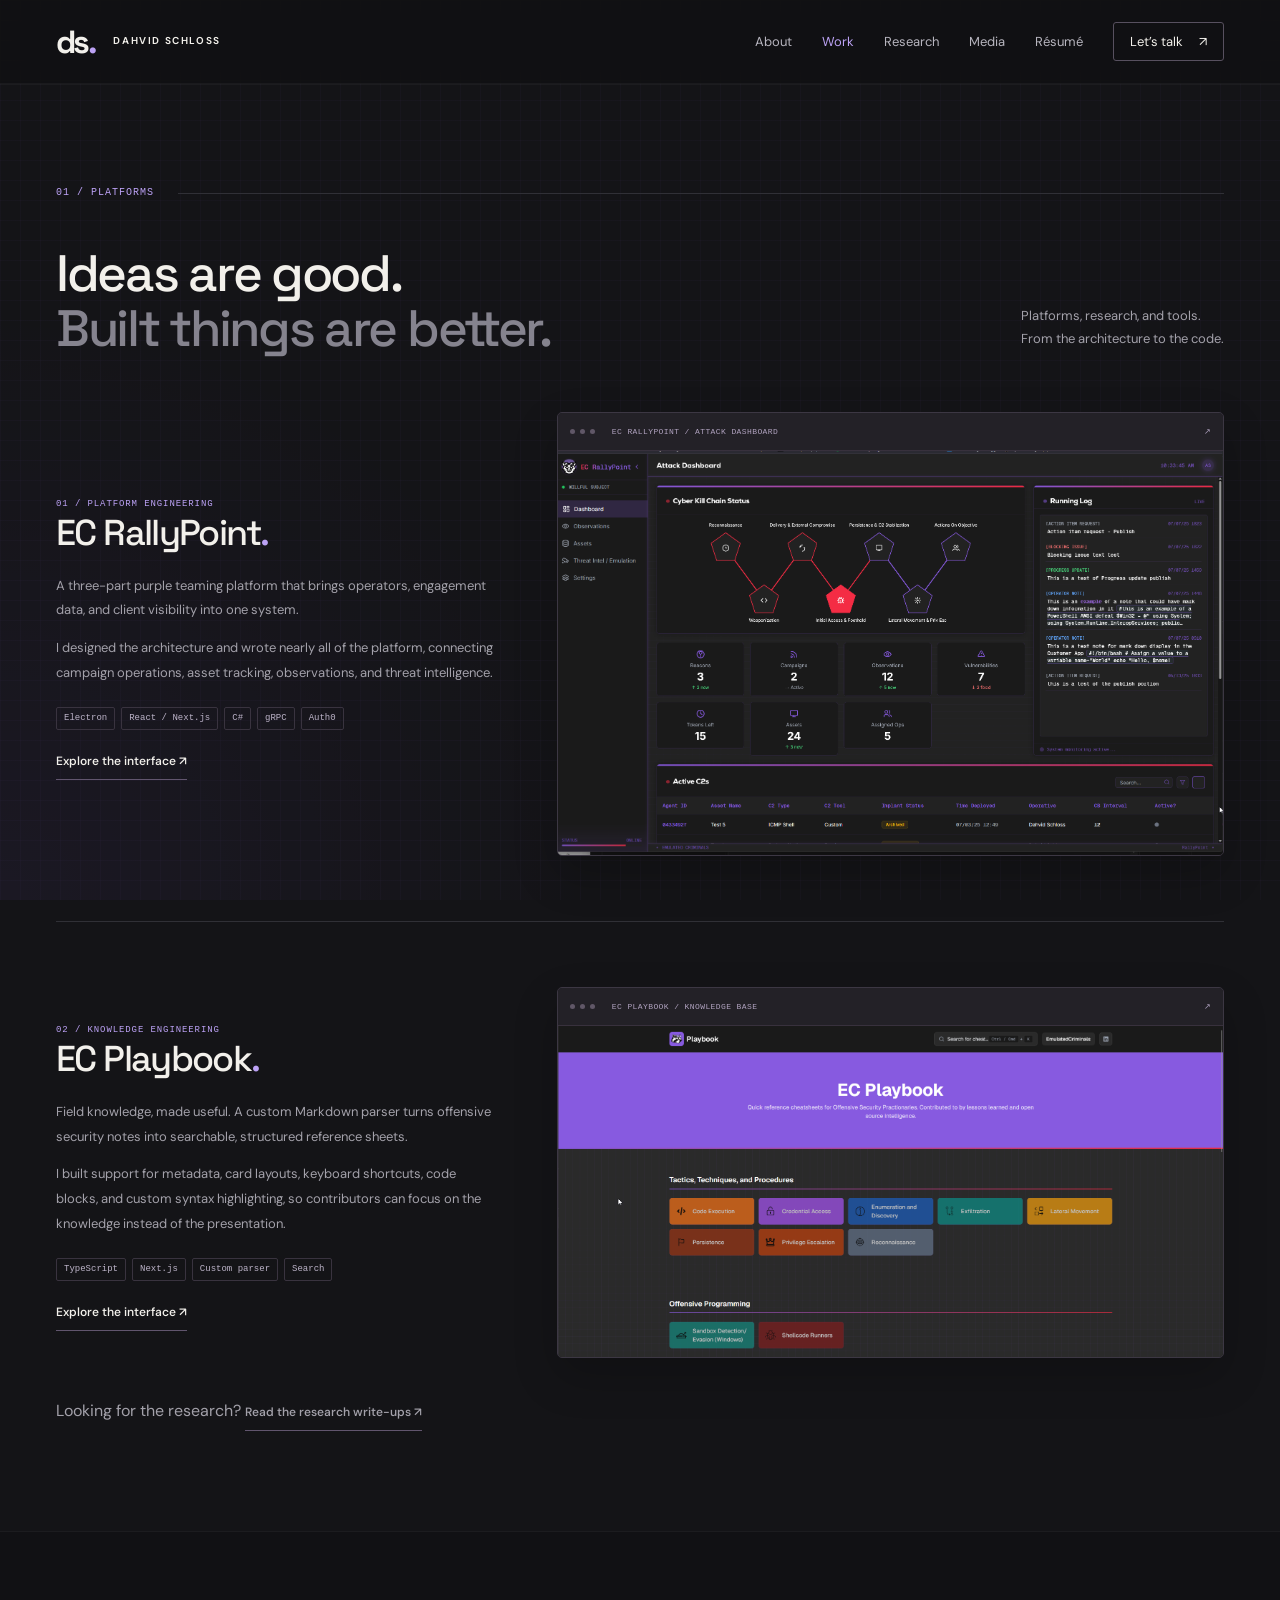
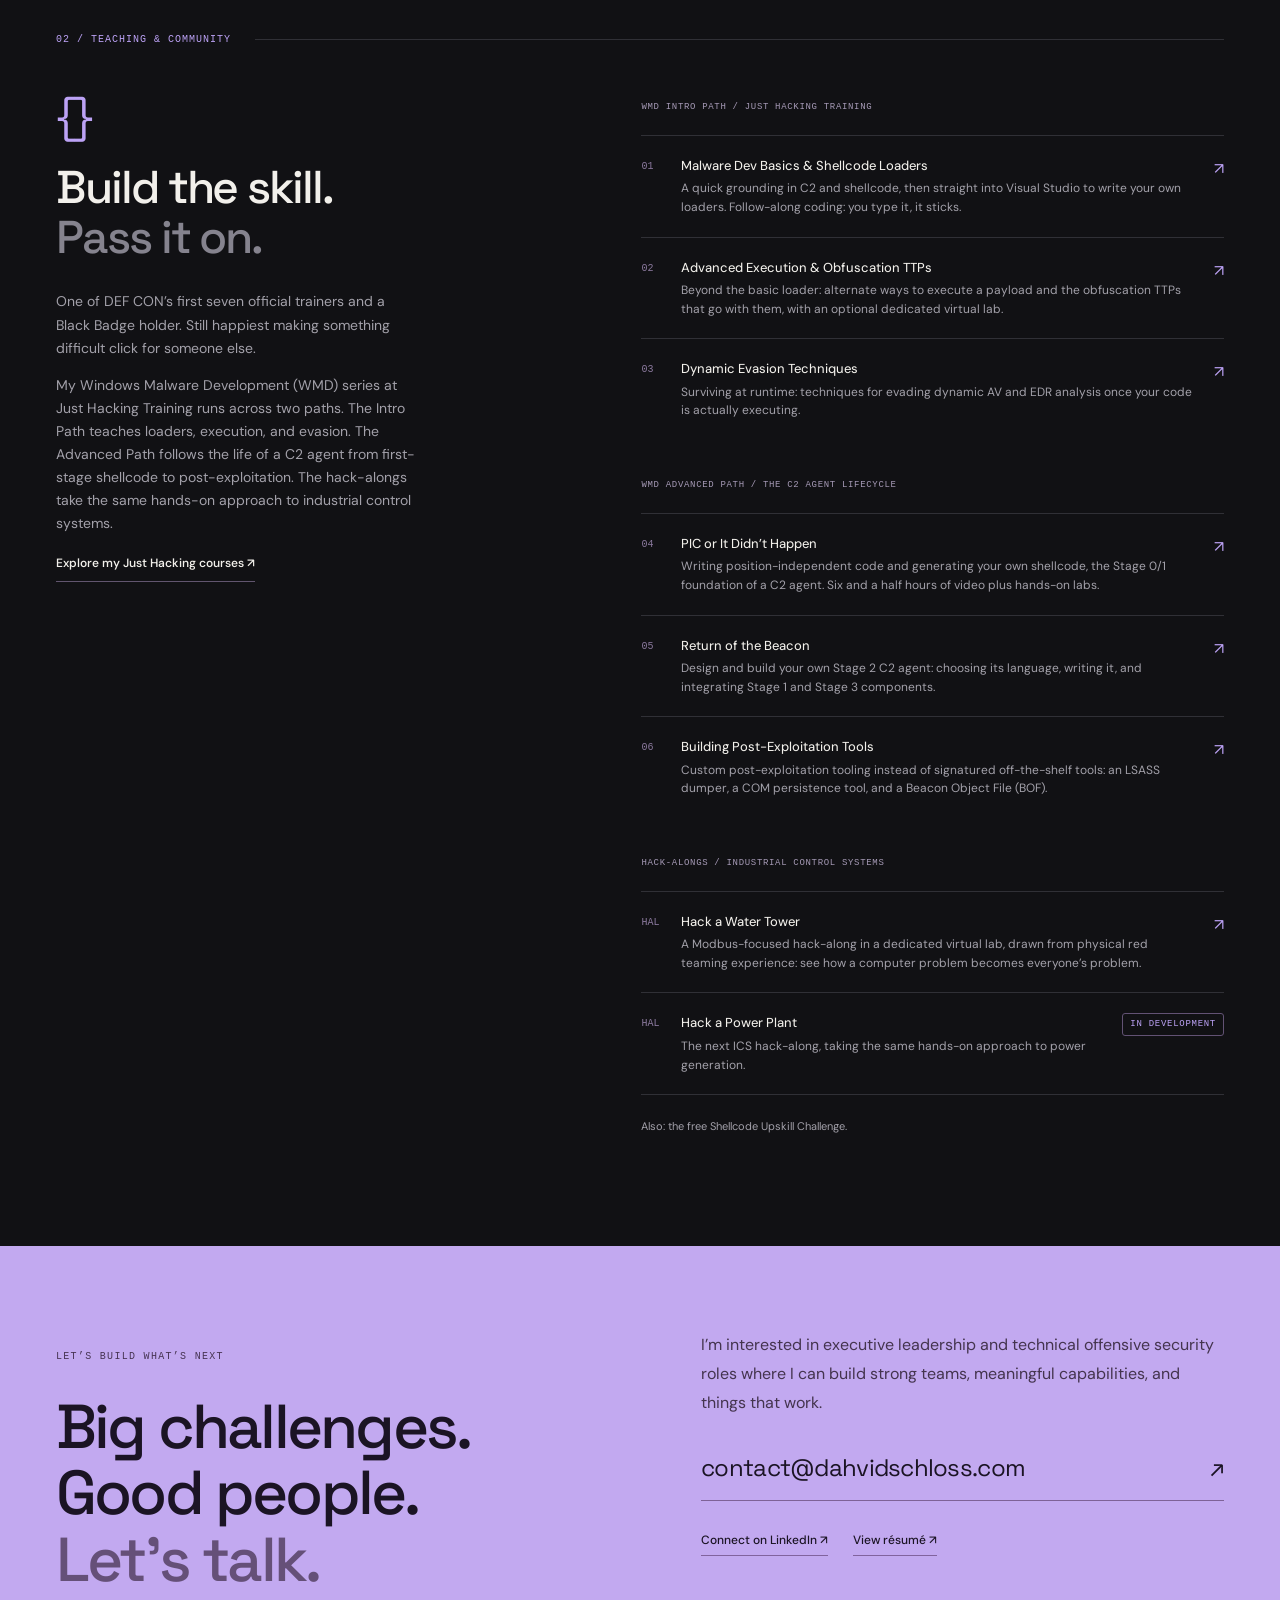
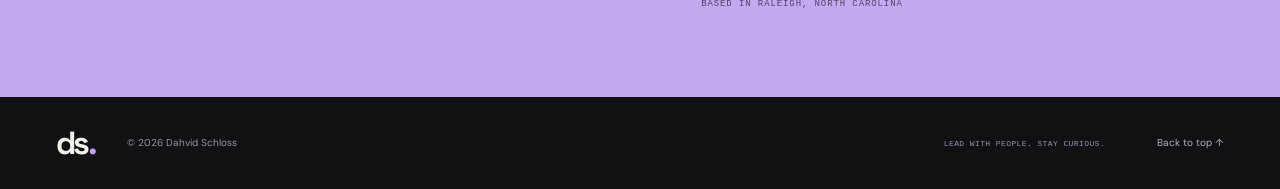
<file: work.html>
<!doctype html>
<html lang="en">
<head>
  <meta charset="utf-8">
  <meta name="viewport" content="width=device-width, initial-scale=1">
  <meta name="theme-color" content="#111114">
  <title>Work: EC RallyPoint, Playbook & Courses | Dahvid Schloss</title>
  <meta name="description" content="EC RallyPoint and EC Playbook, platforms Dahvid Schloss architected and wrote, plus his six-course Windows Malware Development series and ICS hack-alongs.">
  <meta name="author" content="Dahvid Schloss">
  <link rel="canonical" href="https://dahvidschloss.com/work.html">
  <meta property="og:type" content="website">
  <meta property="og:site_name" content="Dahvid Schloss">
  <meta property="og:title" content="Work: EC RallyPoint, Playbook & Courses | Dahvid Schloss">
  <meta property="og:description" content="EC RallyPoint and EC Playbook, platforms Dahvid Schloss architected and wrote, plus his six-course Windows Malware Development series and ICS hack-alongs.">
  <meta property="og:url" content="https://dahvidschloss.com/work.html">
  <meta property="og:image" content="https://dahvidschloss.com/assets/og-card.png">
  <meta property="og:image:width" content="1200">
  <meta property="og:image:height" content="630">
  <meta property="og:image:alt" content="Dahvid Schloss: a leading voice in offensive security">
  <meta name="twitter:card" content="summary_large_image">
  <link rel="icon" href="assets/favicon.svg" type="image/svg+xml">
  <link rel="stylesheet" href="styles.css">
  <script src="script.js" defer></script>
  <script type="application/ld+json">{"@context": "https://schema.org", "@type": "WebPage", "url": "https://dahvidschloss.com/work.html", "name": "Work by Dahvid Schloss", "description": "Platforms and courses built by Dahvid Schloss.", "about": {"@id": "https://dahvidschloss.com/#person"}, "author": {"@id": "https://dahvidschloss.com/#person"}, "hasPart": [{"@type": "SoftwareApplication", "name": "EC RallyPoint", "applicationCategory": "SecurityApplication", "description": "A three-part purple teaming platform connecting campaign operations, asset tracking, observations, and threat intelligence.", "author": {"@id": "https://dahvidschloss.com/#person"}}, {"@type": "SoftwareApplication", "name": "EC Playbook", "applicationCategory": "SecurityApplication", "description": "Searchable offensive security reference sheets rendered by a custom Markdown parser.", "author": {"@id": "https://dahvidschloss.com/#person"}}]}</script>
</head>
<body>
  <a class="skip-link" href="#main">Skip to content</a>
  <header class="site-header">
    <a class="wordmark" href="./" aria-label="Dahvid Schloss, home"><span class="monogram">ds<span>.</span></span><span class="wordmark-name">DAHVID SCHLOSS</span></a>
    <nav aria-label="Main navigation">
      <a href="index.html#about">About</a><a href="work.html" aria-current="page">Work</a><a href="research.html">Research</a><a href="media.html">Media</a><a href="resume.html">Résumé</a><a class="nav-contact" href="#contact">Let’s talk <span aria-hidden="true">↗</span></a>
    </nav>
  </header>

  <main id="main">
    <section id="work" class="section work-section">
      <div class="wrap"><div class="section-label"><span>01 / PLATFORMS</span><span class="section-rule"></span></div><div class="section-heading"><h1 class="page-title">Ideas are good.<br><span class="muted">Built things are better.</span></h1><p>Platforms, research, and tools.<br>From the architecture to the code.</p></div>
        <article class="featured-project"><div class="project-copy"><span class="eyebrow">01 / PLATFORM ENGINEERING</span><h3>EC RallyPoint<span class="purple">.</span></h3><p>A three-part purple teaming platform that brings operators, engagement data, and client visibility into one system.</p><p>I designed the architecture and wrote nearly all of the platform, connecting campaign operations, asset tracking, observations, and threat intelligence.</p><div class="tags"><span>Electron</span><span>React / Next.js</span><span>C#</span><span>gRPC</span><span>Auth0</span></div><a class="subtle-link screenshot-link" data-gallery="rallypoint" href="assets/rallypoint/01-dashboard.png" data-caption="EC RallyPoint — attack dashboard and engagement overview">Explore the interface <span aria-hidden="true">↗</span></a></div><a class="project-preview screenshot-link" data-gallery="rallypoint" href="assets/rallypoint/01-dashboard.png" data-caption="EC RallyPoint — attack dashboard and engagement overview"><div class="window-bar" aria-hidden="true"><i></i><i></i><i></i><span>EC RALLYPOINT / ATTACK DASHBOARD</span><span>↗</span></div><img src="assets/rallypoint/01-dashboard.png" width="1857" height="1129" loading="lazy" alt="EC RallyPoint dashboard showing a cyber kill chain, campaign metrics, and a running operator log"></a></article>
        <article class="featured-project playbook-project"><div class="project-copy"><span class="eyebrow">02 / KNOWLEDGE ENGINEERING</span><h3>EC Playbook<span class="purple">.</span></h3><p>Field knowledge, made useful. A custom Markdown parser turns offensive security notes into searchable, structured reference sheets.</p><p>I built support for metadata, card layouts, keyboard shortcuts, code blocks, and custom syntax highlighting, so contributors can focus on the knowledge instead of the presentation.</p><div class="tags"><span>TypeScript</span><span>Next.js</span><span>Custom parser</span><span>Search</span></div><a class="subtle-link screenshot-link" data-gallery="playbook" href="assets/playbook/01-home.png" data-caption="EC Playbook — searchable offensive security reference library">Explore the interface <span aria-hidden="true">↗</span></a></div><a class="project-preview screenshot-link" data-gallery="playbook" href="assets/playbook/01-home.png" data-caption="EC Playbook — searchable offensive security reference library"><div class="window-bar" aria-hidden="true"><i></i><i></i><i></i><span>EC PLAYBOOK / KNOWLEDGE BASE</span><span>↗</span></div><img src="assets/playbook/01-home.png" width="1850" height="919" loading="lazy" alt="EC Playbook with categorized reference sheets for tactics, techniques, procedures, and offensive programming"></a></article>
        <p class="work-more">Looking for the research? <a class="subtle-link" href="research.html">Read the research write-ups ↗</a></p>
      </div>
    </section>

    <section id="teaching" class="section wrap teaching-section">
      <div class="section-label"><span>02 / TEACHING &amp; COMMUNITY</span><span class="section-rule"></span></div><div class="teaching-grid"><div><span class="teaching-symbol" aria-hidden="true">{ }</span><h2>Build the skill.<br><span class="muted">Pass it on.</span></h2><p>One of DEF CON’s first seven official trainers and a Black Badge holder. Still happiest making something difficult click for someone else.</p><p>My Windows Malware Development (WMD) series at Just Hacking Training runs across two paths. The Intro Path teaches loaders, execution, and evasion. The Advanced Path follows the life of a C2 agent from first-stage shellcode to post-exploitation. The hack-alongs take the same hands-on approach to industrial control systems.</p><a class="subtle-link" href="https://www.justhacking.com/author/dahvid/" target="_blank" rel="noopener noreferrer">Explore my Just Hacking courses ↗</a></div><div class="course-list">
        <div class="course-list-label mono">WMD INTRO PATH / JUST HACKING TRAINING</div><a href="https://www.justhacking.com/course/wmd-1-malware-dev-basics-and-shellcode-loaders/" target="_blank" rel="noopener noreferrer"><span>01</span><div><strong>Malware Dev Basics &amp; Shellcode Loaders</strong><span class="course-desc">A quick grounding in C2 and shellcode, then straight into Visual Studio to write your own loaders. Follow-along coding: you type it, it sticks.</span></div><span aria-hidden="true">↗</span></a><a href="https://www.justhacking.com/course/wmd-2-adv-execution-and-obfuscation-ttps/" target="_blank" rel="noopener noreferrer"><span>02</span><div><strong>Advanced Execution &amp; Obfuscation TTPs</strong><span class="course-desc">Beyond the basic loader: alternate ways to execute a payload and the obfuscation TTPs that go with them, with an optional dedicated virtual lab.</span></div><span aria-hidden="true">↗</span></a><a href="https://www.justhacking.com/course/wmd-3-dynamic-evasion-techniques/" target="_blank" rel="noopener noreferrer"><span>03</span><div><strong>Dynamic Evasion Techniques</strong><span class="course-desc">Surviving at runtime: techniques for evading dynamic AV and EDR analysis once your code is actually executing.</span></div><span aria-hidden="true">↗</span></a>
        <div class="course-list-label mono">WMD ADVANCED PATH / THE C2 AGENT LIFECYCLE</div><a href="https://www.justhacking.com/course/wmd-4-pic-or-it-didnt-happen/" target="_blank" rel="noopener noreferrer"><span>04</span><div><strong>PIC or It Didn’t Happen</strong><span class="course-desc">Writing position-independent code and generating your own shellcode, the Stage 0/1 foundation of a C2 agent. Six and a half hours of video plus hands-on labs.</span></div><span aria-hidden="true">↗</span></a><a href="https://www.justhacking.com/course/wmd-5-return-of-the-beacon/" target="_blank" rel="noopener noreferrer"><span>05</span><div><strong>Return of the Beacon</strong><span class="course-desc">Design and build your own Stage 2 C2 agent: choosing its language, writing it, and integrating Stage 1 and Stage 3 components.</span></div><span aria-hidden="true">↗</span></a><a href="https://www.justhacking.com/course/wmd-6-building-post-exploitation-tools/" target="_blank" rel="noopener noreferrer"><span>06</span><div><strong>Building Post-Exploitation Tools</strong><span class="course-desc">Custom post-exploitation tooling instead of signatured off-the-shelf tools: an LSASS dumper, a COM persistence tool, and a Beacon Object File (BOF).</span></div><span aria-hidden="true">↗</span></a>
        <div class="course-list-label mono">HACK-ALONGS / INDUSTRIAL CONTROL SYSTEMS</div><a href="https://www.justhacking.com/hackalong/hal-hack-a-water-tower/" target="_blank" rel="noopener noreferrer"><span>HAL</span><div><strong>Hack a Water Tower</strong><span class="course-desc">A Modbus-focused hack-along in a dedicated virtual lab, drawn from physical red teaming experience: see how a computer problem becomes everyone’s problem.</span></div><span aria-hidden="true">↗</span></a><div class="course-soon"><span>HAL</span><div><strong>Hack a Power Plant</strong><span class="course-desc">The next ICS hack-along, taking the same hands-on approach to power generation.</span></div><span class="soon-tag">IN DEVELOPMENT</span></div>
        <p class="course-extra">Also: the free Shellcode Upskill Challenge.</p></div></div>
    </section>

    <section id="contact" class="contact-section"><div class="wrap contact-grid"><div><p class="eyebrow">LET’S BUILD WHAT’S NEXT</p><h2>Big challenges.<br>Good people.<br><span>Let’s talk.</span></h2></div><div class="contact-copy"><p>I’m interested in executive leadership and technical offensive security roles where I can build strong teams, meaningful capabilities, and things that work.</p><a class="contact-email" href="mailto:contact@dahvidschloss.com">contact@dahvidschloss.com <span aria-hidden="true">↗</span></a><div class="text-links"><a href="https://www.linkedin.com/in/dahvidschloss/" target="_blank" rel="noopener noreferrer">Connect on LinkedIn ↗</a><a href="resume.html">View résumé ↗</a></div><p class="location mono">BASED IN RALEIGH, NORTH CAROLINA</p></div></div></section>
  </main>
  <footer class="wrap"><a class="monogram" href="#" aria-label="Back to top">ds<span>.</span></a><p>© 2026 Dahvid Schloss</p><span class="mono">LEAD WITH PEOPLE. STAY CURIOUS.</span><a class="back-to-top" href="#">Back to top ↑</a></footer>
  <dialog id="image-dialog" aria-labelledby="image-caption"><button class="dialog-close" type="button" aria-label="Close screenshot">×</button><img id="dialog-image" alt=""><p id="image-caption"></p><div class="dialog-nav"><button type="button" data-step="-1" aria-label="Previous screenshot">← Prev</button><span id="image-count"></span><button type="button" data-step="1" aria-label="Next screenshot">Next →</button></div></dialog>
</body>
</html>
</file>
<file: styles.css>
@import url('https://fonts.googleapis.com/css2?family=DM+Sans:wght@400;450;500;550;600;650;700&family=Space+Grotesk:wght@400;500;600;700&display=swap');

:root{color-scheme:dark;--bg:#111114;--surface:#19191d;--text:#f2f0eb;--muted:#a3a1aa;--purple:#bca2f5;--line:#303036;--heading:'Space Grotesk',Arial,sans-serif;--body:'DM Sans',Arial,sans-serif}
*{box-sizing:border-box}html{scroll-behavior:smooth;scroll-padding-top:105px}body{margin:0;background:var(--bg);color:var(--text);font-family:var(--body);font-size:16px;line-height:1.65;-webkit-font-smoothing:antialiased}a{color:inherit;text-decoration:none}button{font:inherit;cursor:pointer}button,a,summary{-webkit-tap-highlight-color:transparent}button:focus-visible,a:focus-visible,summary:focus-visible{outline:2px solid var(--purple);outline-offset:6px}img{display:block;max-width:100%;height:auto}h1,h2,h3,h4,p{margin-top:0}h1,h2,h3,h4{font-family:var(--heading);font-weight:500;line-height:1.1;letter-spacing:-.045em}p{color:var(--muted)}[hidden]{display:none!important}::selection{color:#111114;background:var(--purple)}.wrap{width:min(1280px,calc(100% - 112px));margin-inline:auto}.mono,.eyebrow,.section-label,.role-date,.tags,.art-coordinate{font-family:Consolas,'Courier New',monospace;font-size:11px;letter-spacing:.075em}.purple{color:var(--purple)}.muted{color:#85838e}.skip-link{position:fixed;left:16px;top:-70px;padding:12px 18px;background:var(--purple);color:var(--bg);z-index:10}.skip-link:focus{top:12px}
.site-header{position:sticky;top:0;z-index:5;display:flex;align-items:center;justify-content:space-between;gap:30px;padding:22px 56px;background:#111114f2;border-bottom:1px solid #ffffff0b;backdrop-filter:blur(14px)}.wordmark{display:flex;align-items:center;gap:18px}.monogram{font-family:var(--heading);font-size:32px;font-weight:700;line-height:1;letter-spacing:-.08em}.monogram span{color:var(--purple)}.wordmark-name{font-size:10px;letter-spacing:.16em;font-weight:650}.site-header nav{display:flex;align-items:center;gap:30px;font-size:13px;color:#b7b5bf}.site-header nav a{transition:color .18s}.site-header nav a:hover{color:var(--purple)}.site-header nav .nav-contact{border:1px solid #57505f;border-radius:3px;padding:8px 16px;color:var(--text)}.nav-contact span{margin-left:16px}
.hero{display:grid;grid-template-columns:1.15fr 1fr;align-items:center;gap:60px;padding-block:82px 70px}.eyebrow{color:var(--purple);font-size:11px;letter-spacing:.13em;font-weight:500;margin-bottom:28px}.small-line{display:inline-block;width:24px;height:1px;background:var(--purple);vertical-align:middle;margin-right:10px}.hero h1{font-size:clamp(72px,7.8vw,112px);line-height:.95;font-weight:500;letter-spacing:-.07em;margin:0 0 28px}.hero h1>span{color:var(--purple)}.hero-statement{color:var(--text);font-family:var(--heading);font-size:26px;line-height:1.3;letter-spacing:-.025em;margin-bottom:18px}.hero-description{max-width:420px;font-size:15px;line-height:1.8}.actions{display:flex;align-items:center;gap:20px;margin-block:30px}.button{display:inline-flex;align-items:center;justify-content:center;gap:26px;min-height:46px;padding:12px 19px;border-radius:3px;font-size:13px;font-weight:600;border:1px solid transparent;transition:background .2s,transform .2s}.button:hover{transform:translateY(-2px)}.primary{background:var(--purple);color:#171020}.primary:hover{background:#d2befb}.text-button{padding-inline:0;color:#d8d5de}.outline{border-color:#55505e;background:transparent;color:var(--text)}.outline:hover{background:#25222d}.hero-meta{display:flex;flex-wrap:wrap;gap:12px;font-size:11px;color:#9996a2}.hero-meta span+span{border-left:1px solid #504a59;padding-left:12px}
.identity-art{position:relative;align-self:center;background:#1d1926;border:1px solid #40364e;border-radius:4px;overflow:hidden;transform:rotate(2deg);box-shadow:0 30px 90px #0003}.art-top,.art-bottom{position:relative;display:flex;align-items:center;justify-content:space-between;padding:20px 24px;z-index:1}.art-top{border-bottom:1px solid #ffffff12;color:#bca8d4}.crosshair{font-size:23px;font-weight:400;line-height:1}.mascot-stage{position:relative;display:grid;place-items:center;min-height:370px;padding:32px 60px;background-image:linear-gradient(#a993c309 1px,transparent 1px),linear-gradient(90deg,#a993c309 1px,transparent 1px);background-size:27px 27px;overflow:hidden}.mascot-stage img{position:relative;z-index:1;width:260px;filter:drop-shadow(0 20px 18px #0004);transform:rotate(-2deg)}.orbit{position:absolute;border:1px solid #bba0e830;border-radius:50%;width:330px;height:330px}.orbit-two{width:420px;height:420px;border-style:dashed;opacity:.7}.art-coordinate{position:absolute;font-size:9px;color:#a591b9;top:50%;writing-mode:vertical-rl}.coordinate-left{left:15px}.coordinate-right{right:15px}.art-bottom{border-top:1px solid #ffffff12;background:#241e2f}.art-bottom .mono{color:#aa9abf;font-size:9px}.art-bottom p{font-family:var(--heading);font-size:23px;color:var(--text);letter-spacing:-.02em;margin:4px 0 0}.identity-label{font-size:11px;text-align:right;line-height:1.5;color:#b9a7cd;padding-left:16px;border-left:1px solid #51425e}
.proof-strip{display:grid;grid-template-columns:repeat(4,1fr);border-top:1px solid var(--line);border-bottom:1px solid var(--line);padding-block:30px;gap:28px}.proof-strip>div{display:flex;flex-direction:column;justify-content:center;border-right:1px solid var(--line);padding-right:18px}.proof-strip>div:last-child{border:0;padding:0}.proof-strip strong{font-family:var(--heading);font-weight:500;font-size:38px;letter-spacing:-.05em;line-height:1.2;color:var(--text)}.proof-strip strong>span{color:var(--purple)}.proof-strip div>span:not(.badge-icon),.badge-proof>div>span{font-size:11px;color:#a7a4af;margin-top:8px}.proof-strip .badge-proof{flex-direction:row;align-items:center;justify-content:flex-start;gap:14px}.badge-icon{font-size:44px;color:var(--purple)}.badge-proof>div{display:flex;flex-direction:column}.badge-proof strong{font-size:24px;letter-spacing:-.03em}
.section{padding-block:100px}.section-label{display:flex;align-items:center;gap:24px;color:var(--purple);font-size:10px;letter-spacing:.1em;margin-bottom:44px}.section-rule{height:1px;background:var(--line);flex:1}h2{font-size:clamp(36px,4vw,55px);line-height:1.08;margin-bottom:28px}.about-grid{display:grid;grid-template-columns:1fr 1fr;gap:70px}.about-grid h2{font-size:46px;line-height:1.2}.about-copy p{font-size:15px}.about-copy .lead{color:#e6e2ec;font-size:21px;line-height:1.45;font-family:var(--heading);letter-spacing:-.025em}.about-copy .personal-note{color:var(--purple);font-size:13px;margin-top:28px}.text-links{display:flex;flex-wrap:wrap;gap:25px;font-size:12px;font-weight:500;margin-top:30px}.text-links a{border-bottom:1px solid #61556e;padding-bottom:4px}.text-links a:hover{color:var(--purple)}.about-section{padding-bottom:10px}.section-heading{display:flex;justify-content:space-between;align-items:flex-end;gap:30px;margin-bottom:42px}.section-heading h2{margin:0}.section-heading>p{font-size:13px;line-height:1.8;margin:0 0 6px}.subtle-link{font-size:12px;font-weight:550;display:inline-block;padding-bottom:7px;border-bottom:1px solid #61556e}.subtle-link:hover{color:var(--purple)}
.role{border-top:1px solid var(--line)}.role:last-child{border-bottom:1px solid var(--line)}.role summary{list-style:none;display:grid;grid-template-columns:190px 1fr 20px;align-items:center;gap:22px;padding:26px 0;cursor:pointer}.role summary::-webkit-details-marker{display:none}.role-date{font-size:10px;color:#9c98a5;letter-spacing:.025em}.role-title{display:flex;flex-direction:column;gap:8px}.role-title strong{font-family:var(--heading);font-size:19px;line-height:1.3;font-weight:500;letter-spacing:-.02em}.role-title>span{font-size:12px;color:#a49fac}.role-tag{margin-left:8px;font-size:9px;border:1px solid #4b3f5c;color:var(--purple);border-radius:2px;padding:3px 6px;white-space:nowrap}.role-marker{color:var(--purple);font-size:23px}.role[open] .role-marker{transform:rotate(45deg)}.role-body{padding:0 48px 27px 212px;max-width:1040px;font-size:13px;color:var(--muted)}.role-body p{margin:0 0 12px}.role-body ul{padding-left:18px;margin:0}.role-body li+li{margin-top:6px}
.work-section{background:#161619;border-block:1px solid #ffffff09}.featured-project{display:grid;grid-template-columns:.8fr 1.2fr;align-items:center;gap:56px;margin-top:55px}.featured-project+.featured-project{margin-top:65px;padding-top:65px;border-top:1px solid var(--line)}.project-copy .eyebrow{font-size:9px;letter-spacing:.1em;margin-bottom:18px}.project-copy h3{font-size:36px;margin-bottom:20px}.project-copy p{font-size:13px;line-height:1.9}.project-copy .subtle-link{margin-top:22px}.tags{display:flex;flex-wrap:wrap;gap:6px;font-size:9px;letter-spacing:0;margin-top:22px}.tags span{border:1px solid #39333f;padding:3px 7px;color:#bdb4c9;border-radius:2px}.project-preview{overflow:hidden;display:block;background:#222126;border:1px solid #3c3743;border-radius:5px;box-shadow:0 18px 45px #0003;transition:transform .25s,border-color .25s}.project-preview:hover{transform:translateY(-5px);border-color:#8f74b2}.project-preview>img{width:100%}.window-bar{display:flex;align-items:center;gap:5px;padding:12px;background:#232127;border-bottom:1px solid #38313d}.window-bar i{width:5px;height:5px;border-radius:50%;background:#605767}.window-bar>span{font-family:Consolas,monospace;font-size:8px;letter-spacing:.05em;color:#b1a3c0;margin-left:12px}.window-bar>span:last-child{margin-left:auto}.research-heading{display:flex;justify-content:space-between;align-items:center;gap:20px;margin:70px 0 20px}.research-heading h3{font-size:23px;letter-spacing:-.03em;margin:0}.research-grid{display:grid;grid-template-columns:repeat(3,1fr);border-top:1px solid var(--line);border-left:1px solid var(--line)}.research-item{padding:28px;border-right:1px solid var(--line);border-bottom:1px solid var(--line);transition:background .2s}.research-item:hover{background:#201d26}.research-item>.mono{color:#a59ab6;font-size:8px;letter-spacing:.04em;display:flex;justify-content:space-between;gap:10px}.research-item>.mono span{font-size:14px;color:var(--purple)}.research-item h4{font-size:21px;letter-spacing:-.025em;margin:21px 0 12px}.research-item p{font-size:12px;line-height:1.8;margin:0}.more-research{margin-top:20px;border-bottom:1px solid var(--line)}.more-research summary{display:flex;justify-content:space-between;padding:16px 0;font-size:12px;cursor:pointer;list-style:none}.more-research summary::-webkit-details-marker{display:none}.more-research summary>span{color:var(--purple)}.small-projects{display:grid;grid-template-columns:repeat(3,1fr);gap:24px;padding:20px 0 35px}.small-projects a{display:flex;flex-direction:column;gap:8px;font-size:12px}.small-projects strong{color:#ddd4e9;font-weight:500}.small-projects span{font-size:11px;color:var(--muted)}
.teaching-grid{display:grid;grid-template-columns:1fr 1.2fr;gap:100px}.teaching-grid>div>p{font-size:14px;max-width:360px}.teaching-symbol{display:inline-block;font-family:var(--heading);font-size:46px;color:var(--purple);line-height:1;margin-bottom:25px;letter-spacing:-.15em}.teaching-grid h2{font-size:46px}.course-list-label{font-size:9px;color:#a69ab6;margin:8px 0 20px}.course-list>a{display:flex;align-items:center;gap:18px;padding:20px 0;border-top:1px solid var(--line)}.course-list>a:last-of-type{border-bottom:1px solid var(--line)}.course-list>a>span:first-child{font-family:Consolas,monospace;color:#8c7a9f;font-size:10px}.course-list>a>span:last-child{margin-left:auto;color:var(--purple)}.course-list>a strong{font-weight:450;font-size:13px;line-height:1.5}.course-list>a:hover strong{color:var(--purple)}.course-extra{font-size:11px!important;margin-top:22px;max-width:none!important}.course-extra a{color:#c6b1e4}
.media-section{padding-top:20px}.media-toolbar{display:flex;align-items:center;justify-content:space-between;gap:20px;margin-bottom:24px}.filters{display:flex;gap:6px;flex-wrap:wrap}.filters button{border:1px solid transparent;padding:8px 13px;border-radius:3px;background:transparent;font-size:11px;color:#aaa4b3}.filters button.active{background:#2b2436;color:var(--purple);border-color:#4a3b60}.filters button:hover{color:var(--text)}#media-count{font-size:9px;color:#aaa4b3;white-space:nowrap}.media-list{border-top:1px solid var(--line)}.media-item{display:grid;grid-template-columns:125px 1fr 120px 20px;gap:30px;padding:24px 0;border-bottom:1px solid var(--line);align-items:center}.media-type{font-family:Consolas,monospace;font-size:9px;text-transform:uppercase;letter-spacing:.06em;color:var(--purple)}.media-item h3{font-family:var(--body);font-size:15px;letter-spacing:-.01em;line-height:1.5;margin:0 0 5px;font-weight:500}.media-item h3 a:hover{color:var(--purple)}.media-publisher{font-size:10px;color:#8e8997}.media-item time{font-family:Consolas,monospace;font-size:10px;text-align:right;color:#a39baa}.media-arrow{color:var(--purple);text-align:right}.media-syndication{font-size:10px;margin:5px 0 0}.media-syndication a{color:#b4a6c6;text-decoration:underline;text-underline-offset:3px}#show-media{margin:30px auto 0;display:flex;font-size:11px;min-height:40px}.media-footnote{font-size:10px;text-align:center;margin-top:24px;color:#8d8797}
.contact-section{padding-block:85px;background:#c2a9f0;color:#1b1424}.contact-grid{display:grid;grid-template-columns:1.1fr 1fr;gap:70px;align-items:center}.contact-section .eyebrow{color:#473453;font-size:10px}.contact-section h2{font-size:62px;margin:0}.contact-section h2>span{color:#655078}.contact-copy>p{font-size:16px;line-height:1.8;color:#44344e}.contact-email{display:flex;justify-content:space-between;align-items:center;gap:16px;font-size:clamp(17px,2vw,24px);font-family:var(--heading);letter-spacing:-.03em;border-bottom:1px solid #7e6297;padding-bottom:13px;margin-top:30px}.contact-section .text-links a{border-color:#81639d}.contact-section a:hover{color:#463153}.contact-copy .location{font-size:9px;margin:40px 0 0;color:#574166;letter-spacing:.1em}footer{display:flex;align-items:center;gap:32px;padding-block:30px}footer p{font-size:10px;color:#9b94a5;margin:0}footer>.mono{font-size:8px;letter-spacing:.05em;color:#9c90ab;margin-left:auto}.back-to-top{font-size:10px;margin-left:20px;color:#b9adca}
dialog{width:min(1400px,95vw);max-height:94dvh;padding:42px 16px 16px;border:1px solid #625274;border-radius:5px;background:#19161f;color:var(--text);overflow:auto}dialog::backdrop{background:#07060ce8;backdrop-filter:blur(5px)}dialog img{width:100%;max-height:76dvh;object-fit:contain}dialog p{margin:14px 0 0;font-size:12px;text-align:center}.dialog-close{position:absolute;top:5px;right:12px;width:32px;height:32px;font-size:25px;line-height:1;border:0;background:transparent;color:var(--text)}
.site-header nav a{display:inline-flex;align-items:center;min-height:32px}.filters button{min-height:36px}
@media(min-width:1600px){.hero{gap:100px}.mascot-stage{min-height:420px}.mascot-stage img{width:300px}}
@media(max-width:1050px){.wrap{width:calc(100% - 64px)}.site-header{padding:20px 32px}.hero{gap:40px;padding-block:65px}.mascot-stage{min-height:310px;padding:30px 45px}.mascot-stage img{width:220px}.art-top,.art-bottom{padding:17px}.art-top .mono{font-size:9px}.art-bottom p{font-size:20px}.identity-label{font-size:9px}.orbit{width:270px;height:270px}.orbit-two{width:350px;height:350px}.hero h1{font-size:85px}.hero-description{font-size:14px}.site-header nav{gap:22px}.wordmark-name{display:none}.proof-strip{gap:18px}.proof-strip strong{font-size:32px}.proof-strip .badge-proof{gap:9px}.badge-proof strong{font-size:20px}.badge-icon{font-size:35px}.proof-strip div>span:not(.badge-icon),.badge-proof>div>span{font-size:10px}.about-grid{gap:45px}.about-grid h2{font-size:38px}.featured-project{gap:32px}.research-item{padding:23px}.teaching-grid{gap:50px}.media-item{grid-template-columns:95px 1fr 95px 15px;gap:20px}.contact-section h2{font-size:54px}.contact-grid{gap:40px}}
@media(max-width:760px){html{scroll-padding-top:115px}.wrap{width:calc(100% - 40px)}.site-header{padding:16px 20px;gap:18px}.site-header nav{gap:17px;font-size:11px}.site-header nav .nav-contact{padding:6px 10px}.nav-contact span{display:none}.hero{grid-template-columns:1fr;gap:46px;padding-top:54px;padding-bottom:52px}.hero h1{font-size:clamp(78px,15vw,110px)}.hero-statement{font-size:26px}.hero-description{max-width:470px}.hero .eyebrow{font-size:9px}.identity-art{width:min(460px,94%);justify-self:center;transform:rotate(1.5deg)}.mascot-stage{min-height:310px}.mascot-stage img{width:235px}.art-top,.art-bottom{padding:18px 22px}.art-bottom p{font-size:23px}.proof-strip{grid-template-columns:1fr 1fr;gap:24px 18px;padding-block:28px}.proof-strip>div:nth-child(2){border:0}.proof-strip>div:nth-child(3),.proof-strip>div:nth-child(4){padding-top:20px;border-top:1px solid var(--line)}.proof-strip strong{font-size:35px}.proof-strip .badge-proof{justify-content:flex-start;gap:12px}.badge-proof strong{font-size:23px}.section{padding-block:65px}.section-label{margin-bottom:32px}.about-grid,.teaching-grid,.contact-grid{grid-template-columns:1fr;gap:28px}.about-grid h2{font-size:38px}.about-copy .lead{font-size:20px}.about-section{padding-bottom:0}.section-heading{gap:20px}.section-heading h2{font-size:37px}.section-heading>.subtle-link{font-size:10px;text-align:right;white-space:nowrap}.section-heading>p{max-width:170px;font-size:11px}.role summary{grid-template-columns:1fr 18px;gap:8px;padding-block:22px}.role-date{grid-column:1}.role-title{grid-column:1;grid-row:2}.role-marker{grid-column:2;grid-row:2}.role-title strong{font-size:17px}.role-body{padding:0 25px 24px 0;font-size:12px}.role-tag{font-size:8px}.featured-project{grid-template-columns:1fr;gap:24px;margin-top:35px}.featured-project+.featured-project{padding-top:45px;margin-top:45px}.project-copy{max-width:530px}.project-copy h3{font-size:32px}.project-copy p{font-size:13px}.project-copy .subtle-link{margin-top:18px}.research-heading{margin-top:48px}.research-heading h3{font-size:21px}.research-heading .subtle-link{font-size:10px}.research-grid{grid-template-columns:1fr 1fr}.research-item{padding:22px 18px}.research-item h4{font-size:20px}.research-item>.mono{font-size:7px}.small-projects{grid-template-columns:1fr 1fr}.teaching-grid h2{font-size:38px}.teaching-grid>div>p{max-width:500px}.teaching-symbol{font-size:38px}.course-list{margin-top:15px}.media-section{padding-top:15px}.media-toolbar{flex-wrap:wrap;gap:14px}.filters{gap:2px}.filters button{padding:7px 10px;font-size:10px}.media-item{grid-template-columns:1fr 80px;gap:4px 16px;padding-block:20px}.media-type{grid-column:1;grid-row:1;font-size:8px}.media-content{grid-column:1;grid-row:2}.media-item time{grid-column:2;grid-row:1;font-size:9px;align-self:start}.media-item h3{font-size:14px;margin-top:3px}.media-arrow{grid-column:2;grid-row:2;align-self:center}.contact-section{padding-block:60px}.contact-section h2{font-size:53px}.contact-copy>p{font-size:15px}.contact-copy .location{margin-top:30px}.contact-email{font-size:22px}.contact-grid{gap:35px}footer{flex-wrap:wrap;gap:20px}footer>.mono{display:none}.back-to-top{margin-left:auto}}
@media(max-width:400px){.site-header nav{gap:12px}.site-header nav .nav-contact{border:0;padding:0}.monogram{font-size:28px}.hero h1{font-size:80px}.hero-meta{font-size:10px;gap:10px}.hero-meta span+span{padding-left:10px}.section-heading{align-items:flex-start;flex-direction:column}.section-heading>p{max-width:100%;font-size:12px}.research-grid{grid-template-columns:1fr}.research-item>.mono{font-size:9px}.research-item p{font-size:13px}.small-projects{grid-template-columns:1fr}.proof-strip .badge-proof{gap:9px}.badge-proof strong{font-size:20px}.badge-icon{font-size:29px}.contact-email{font-size:19px}.role-tag{display:table;margin:6px 0 0}.filters button{padding:7px 8px}}
@media(prefers-reduced-motion:reduce){html{scroll-behavior:auto}*,*::before,*::after{transition:none!important;animation:none!important}.button:hover,.project-preview:hover{transform:none}}
@media print{body{background:white;color:black}.site-header,.identity-art,.actions,.hero-meta,.contact-section,.filters,.media-toolbar,#show-media,footer,dialog,.skip-link{display:none!important}.wrap{width:100%}.section,.hero{padding:20px 0}.hero{display:block}.hero h1{font-size:48px}.hero h1>span,.purple{color:black}h2{font-size:28px}.about-grid,.featured-project,.teaching-grid{display:block}.proof-strip strong{color:black}.proof-strip{gap:20px}p,.muted,.role-title>span{color:#333}.work-section{background:white}.project-preview{max-width:70%;margin:15px auto}.research-grid{grid-template-columns:repeat(2,1fr)}.media-item{break-inside:avoid}.media-item[hidden]{display:grid!important}.role{break-inside:avoid}a{color:inherit}}
.mascot-stage img.portrait{aspect-ratio:1;object-fit:cover;border-radius:50%;border:3px solid #a993c3;transform:none}.alias-clyde{width:46px;height:auto;margin-right:12px}
.featured-in{display:flex;flex-wrap:wrap;align-items:center;gap:10px 30px;padding-block:26px;border-bottom:1px solid var(--line);font-family:var(--heading);font-size:17px;font-weight:500;color:var(--muted)}.featured-in span{font-size:11px;letter-spacing:.12em;text-transform:uppercase;color:var(--purple);margin-right:6px}.featured-in b{font-weight:500;transition:color .2s}.featured-in:hover b{color:var(--text)}
/* EC Playbook / RallyPoint background: 20px purple grid + bottom-left glow */
body{background-color:var(--bg);background-image:radial-gradient(circle at 0 100%,rgba(135,90,224,.15),transparent 600px),linear-gradient(rgba(135,90,224,.08) 1px,transparent 1px),linear-gradient(90deg,rgba(135,90,224,.08) 1px,transparent 1px);background-size:auto,20px 20px,20px 20px;background-attachment:fixed}
.work-section{background:#16161999}
.badge-icon img{width:1.25em;height:1.25em;border-radius:50%}
.dialog-nav{display:flex;align-items:center;justify-content:center;gap:24px;margin-top:12px;font-size:12px;color:var(--muted)}.dialog-nav button{padding:8px 14px;border:1px solid #625274;border-radius:3px;background:transparent;color:var(--text)}.dialog-nav button:hover{border-color:var(--purple);color:var(--purple)}
/* Multi-page additions */
.page-title{font-size:clamp(36px,4vw,55px);line-height:1.08;margin:0}
nav a[aria-current="page"]{color:var(--purple)}
.work-more{margin:40px 0 0}
.research-intro{max-width:760px;color:var(--muted);font-size:18px;margin:-10px 0 30px}
.research-entry{display:grid;grid-template-columns:240px 1fr;gap:40px;padding:44px 0;border-top:1px solid var(--line);scroll-margin-top:105px}
.research-meta{display:flex;flex-direction:column;gap:10px}
.research-meta .mono{font-size:11px;color:var(--muted)}
.research-body h2{font-size:clamp(28px,3vw,38px);margin-bottom:14px}
.research-body p{max-width:760px;color:var(--muted)}
.research-body .research-question{font-size:19px;color:var(--text);font-family:var(--heading)}
.research-body .research-why{border-left:2px solid var(--purple);padding-left:16px;color:var(--text)}
.research-small-heading{font-size:26px;margin:60px 0 0;padding-top:40px;border-top:1px solid var(--line)}
@media(max-width:760px){.research-entry{grid-template-columns:1fr;gap:14px;padding:34px 0}.research-intro{font-size:16px}}
.course-list>a>div,.course-soon>div{display:flex;flex-direction:column;gap:4px}.course-desc{font-size:12px;line-height:1.55;color:var(--muted)}.course-list .course-list-label~.course-list-label{margin-top:38px}.course-list>a{align-items:flex-start}.course-list>a>span:first-child,.course-soon>span:first-child{padding-top:3px;min-width:22px}.course-soon{display:flex;align-items:flex-start;gap:18px;padding:20px 0;border-block:1px solid var(--line)}.course-soon>span:first-child{font-family:Consolas,monospace;color:#8c7a9f;font-size:10px}.course-soon strong{font-weight:450;font-size:13px;line-height:1.5}.soon-tag{margin-left:auto;font-family:Consolas,monospace;font-size:9px;letter-spacing:.08em;color:var(--purple);border:1px solid #625274;border-radius:3px;padding:3px 7px;white-space:nowrap}
.course-soon{border-top:0}
@media(max-width:400px){nav a[href="index.html#about"]{display:none}}
.badge-icon img.emblem-oval{width:auto;height:1.4em;border-radius:0}
.badge-icon img.emblem-oval{height:1.65em}
</file>
